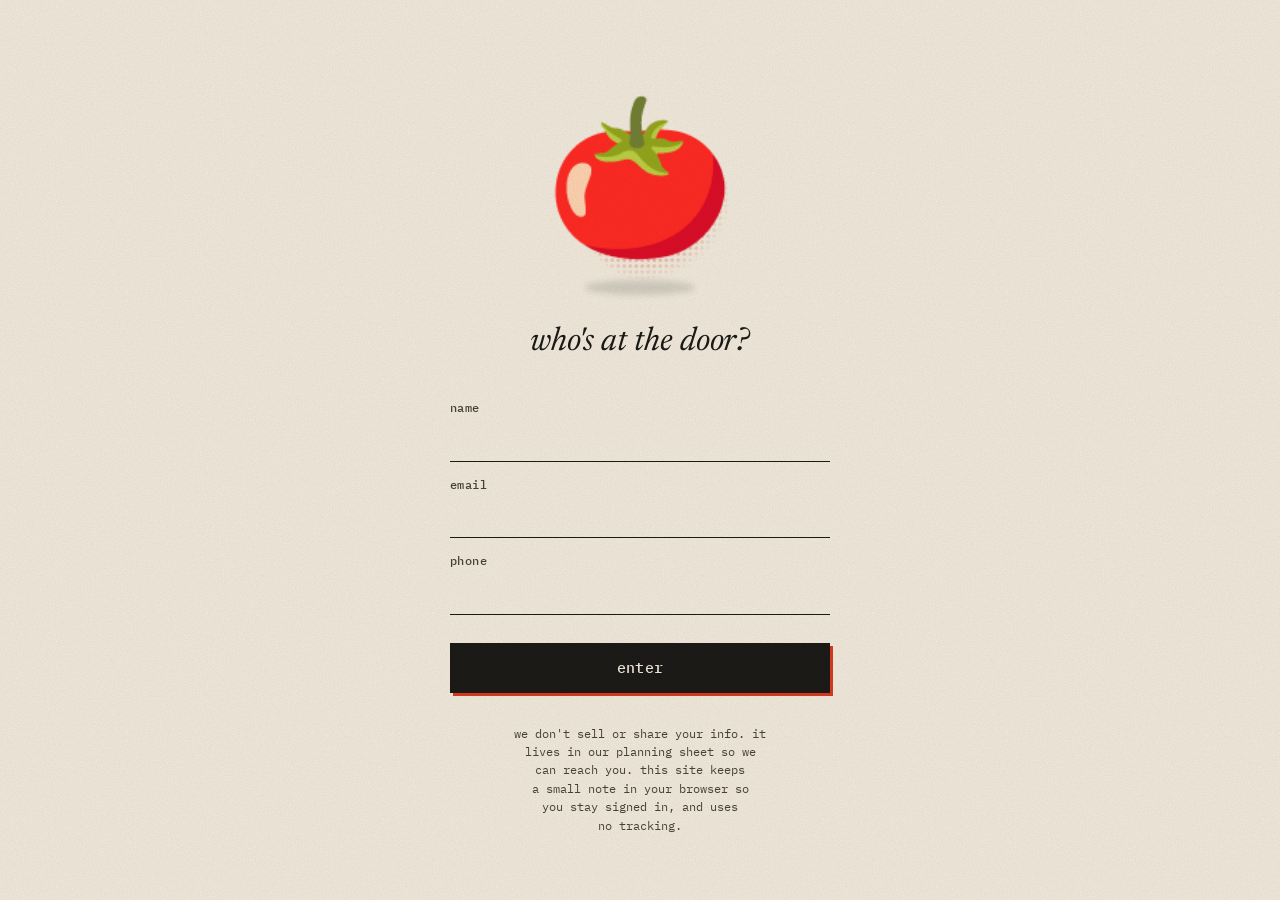
<file: index.html>
<!doctype html>
<html lang="en">
<head>
  <meta charset="utf-8">
  <meta name="viewport" content="width=device-width, initial-scale=1">
  <meta name="robots" content="noindex, nofollow">
  <title>evening</title>
  <link rel="icon" href="data:image/svg+xml,<svg xmlns=%22http://www.w3.org/2000/svg%22 viewBox=%220 0 100 100%22><text y=%22.9em%22 font-size=%2290%22>🍅</text></svg>">
  <link rel="preconnect" href="https://fonts.googleapis.com">
  <link rel="preconnect" href="https://fonts.gstatic.com" crossorigin>
  <link rel="stylesheet" href="https://fonts.googleapis.com/css2?family=IBM+Plex+Mono:wght@400;500;600&family=Newsreader:ital,opsz,wght@0,6..72,300..800;1,6..72,300..800&display=swap">
  <link rel="stylesheet" href="styles.css">
</head>
<body data-view="gate" data-drawer="closed" data-entry="first">
<div id="root">

  <!-- ============ 1. GATE ============ -->
  <section id="view-gate" class="gate" data-view-panel="gate" data-state="boot" aria-labelledby="gate-title">
    <div class="gate__inner">
      <!-- swap the <span> for <img src="assets/tomato-linocut.png" alt=""> — the slot is a fixed square -->
      <div id="gate-tomato" class="tomato" aria-hidden="true">
        <span class="tomato__halftone benday"></span>
        <span class="tomato__floor"></span>
        <div class="tomato__art" data-slot="tomato-art"><span>🍅</span></div>
      </div>

      <form id="gate-form" class="gate__form" data-gate-part="form" novalidate>
        <h1 id="gate-title" class="gate__title">who's at the door?</h1>
        <div class="field" data-field="name" data-state="default">
          <label for="gate-name">name</label>
          <input id="gate-name" name="name" type="text" autocomplete="name" required aria-describedby="gate-name-error">
          <p id="gate-name-error" class="field__error" data-error-for="name"></p>
        </div>
        <div class="field" data-field="email" data-state="default">
          <label for="gate-email">email</label>
          <input id="gate-email" name="email" type="email" autocomplete="email" inputmode="email" required aria-describedby="gate-email-error">
          <p id="gate-email-error" class="field__error" data-error-for="email"></p>
        </div>
        <div class="field" data-field="phone" data-state="default">
          <label for="gate-phone">phone</label>
          <input id="gate-phone" name="phone" type="tel" autocomplete="tel" inputmode="tel" required aria-describedby="gate-phone-error">
          <p id="gate-phone-error" class="field__error" data-error-for="phone"></p>
        </div>
        <button id="gate-enter" class="btn" type="submit" data-action="enter">
          <span data-label="default">enter</span>
          <span data-label="loading">knocking…</span>
        </button>
        <p id="gate-failed" class="gate__failed" role="alert">something went wrong on our end. try again in a moment.</p>
        <p id="gate-fineprint" class="gate__fineprint">we don't sell or share your info. it lives in our planning sheet so we can reach you. this site keeps a small note in your browser so you stay signed in, and uses no tracking.</p>
      </form>
    </div>
  </section>

  <!-- ============ NOT ON THE LIST ============ -->
  <section id="view-not-listed" class="gate" data-view-panel="not-listed" aria-labelledby="nl-text">
    <div class="gate__inner">
      <div class="tomato tomato--small" aria-hidden="true">
        <span class="tomato__halftone benday"></span>
        <span class="tomato__floor"></span>
        <div class="tomato__art" data-slot="tomato-art"><span>🍅</span></div>
      </div>
      <p id="nl-text" class="gate__message-text">thanks for stopping by, <span data-bind="guest.first">friend</span>. the organizers know you're here. if anything changes, you'll hear from us.</p>
      <form id="nl-form" class="profile-form nl__form" data-state="idle" data-saved-msg="saved." novalidate>
        <div class="field" data-field="name" data-state="default">
          <label for="nl-name">name</label>
          <input id="nl-name" name="name" type="text" autocomplete="name" aria-describedby="nl-name-error">
          <p id="nl-name-error" class="field__error" data-error-for="name"></p>
        </div>
        <div class="field" data-field="email" data-state="default">
          <label for="nl-email">email</label>
          <input id="nl-email" name="email" type="email" autocomplete="email" aria-describedby="nl-email-error">
          <p id="nl-email-error" class="field__error" data-error-for="email"></p>
        </div>
        <div class="field" data-field="phone" data-state="default">
          <label for="nl-phone">phone</label>
          <input id="nl-phone" name="phone" type="tel" autocomplete="tel" aria-describedby="nl-phone-error">
          <p id="nl-phone-error" class="field__error" data-error-for="phone"></p>
        </div>
        <div class="field" data-field="referredBy" data-state="default">
          <label for="nl-referred">who told you about this? <span class="field__opt">optional</span></label>
          <input id="nl-referred" name="referredBy" type="text" autocomplete="off" maxlength="200">
        </div>
        <div class="save-row">
          <button id="nl-save" class="btn" type="submit" data-role="save" data-action="save-profile">
            <span data-label="default">save</span><span data-label="saving">saving…</span><span data-label="saved">saved ✓</span>
          </button>
          <p id="nl-status" class="save-status" data-role="status" aria-live="polite"></p>
        </div>
      </form>
      <button id="nl-remove" class="linkish linkish--danger nl__remove" type="button" data-action="remove-me">remove me</button>
    </div>
  </section>

  <!-- ============ GOODBYE ============ -->
  <section id="view-goodbye" class="gate" data-view-panel="goodbye" aria-live="polite">
    <div class="gate__inner">
      <div class="tomato tomato--small" aria-hidden="true">
        <span class="tomato__halftone benday"></span>
        <span class="tomato__floor"></span>
        <div class="tomato__art" data-slot="tomato-art"><span>🍅</span></div>
      </div>
      <p class="gate__message-text">you're off the list. take care of yourself.</p>
    </div>
  </section>

  <!-- ============ 2. LETTER ============ -->
  <main id="view-letter" class="letter" data-view-panel="letter">
    <header class="nameplate">
      <div class="nameplate__meta nameplate__meta--top"><span>cambridge, ma</span><span>mondays · october – december</span><span>by invitation</span></div>
      <h1 class="nameplate__title">evening</h1>
      <div class="nameplate__meta nameplate__meta--bottom"><span>a dinner series</span><span>chefs, bartenders &amp; artists of color</span><span>10 – 20 at the table</span></div>
    </header>

    <header class="feature-head">
      <p class="kicker">a letter, before dinner</p>
      <h2 class="headline">at the table again</h2>
      <p class="dek">on tanám, on repair, and on a season of monday nights.</p>
      <div class="byline"><span>by ellie</span><span>cambridge, mass.</span></div>
    </header>

    <article class="letter__body" id="letter-body">
      <p class="salutation">hello, <span data-bind="guest.first">friend</span> 👋🏽</p>
      <p>this is an invitation to a table (you remember the one?). from october through december, a loose collective of chefs, bartenders and artists of color is making it happen on monday nights, somewhere in cambridge, for ten to twenty people at a time. the dates are below. mark the ones you want.</p>

      <section id="letter-section-1" data-section="1">
        <h3 class="section-head"><span class="section-head__num">i.</span><span class="section-head__title">before</span></h3>
        <p>until recently, i only spoke of tanám in the past tense. the pop up i started twelve years ago called pamangan created time and space that let me meander towards the a-ha moment that seeded tanám. and in 2019, a home was built for the food/art/social project that also happened to serve filipinx american food.</p>
        <p>in 2020, a pandemic happened and tanám had to unfortunately become a restaurant. and in the last month of 2022, two of our most important people left together -- the rest of us decided to close in 2023. obviously, this is an ultra abridged accounting.</p>
        <p>but there are so many things i loved about that space, more than anything, how we didn't shy away from the ugly, how we embraced the silly in our seriousness (ask me about the annual red horse run). <strong>i miss it. i'm also relieved i'm no longer bound to that space. both are true.</strong></p>
        <p>after the restaurant closed, i realized just how difficult it had been to spend time with loved ones both near and far, but also began to understand that what we were doing through lockdown and beyond was just a shadow of the original intent. tanám didn't live there anymore.</p>
        <p>this year, building <strong><a href="https://coopsocialclub.com">coop social club</a></strong> and gathering the artists of <strong>red sun studios</strong>, i kept reaching for what we learned at tanám, but especially what brought olio together, the worker co-op that a bunch of community organizers (myself included) started to facilitate their community food work. then, on a perfect summer night in august this year, i was invited to remember.</p>
        <P>it's been a while, but i've always known. <strong><a href="https://open.spotify.com/playlist/1fZn7te57FWN0wMJvdTYmU?si=f7d90a94bf94434c">tanám is my core, my heart</a>.</strong></p>
        
        <figure class="pull" id="pull-1" data-pull="1">
          <blockquote>i might be falling in love again.</blockquote>
        </figure>
        <p>three years after we closed, i'm ready to tend to what was left. a complex and layered history happened around a table, with people i loved, while we tried to make food and art pay the bills. i know staying away from this work is not the way through. the path forward is at the table, with other people, over food and drink, and through art.</p>
        <figure class="pull" id="pull-2" data-pull="2">
          <blockquote>me and a few friends are setting the table again. will we see you there?</blockquote>
        </figure>
      </section>

      <section id="letter-section-2" data-section="2">
        <h3 class="section-head"><span class="section-head__num">ii.</span><span class="section-head__title">the table</span></h3>
        <p>this series is built around the people making it. each night belongs to whoever's leading it: a cook, a bartender, an artist, sometimes all three (and sometimes all the same person!), making the thing they've been wanting to make. <strong>their curiosity sets the menu. their joy is the point.</strong></p>
        <p>you're invited into that process while it's still a draft. you might taste a dish on its second try, or a drink that gets renamed halfway through the night. the people making it will sit down and eat with you, compare notes, and chit chat about whatever arises. what happens at the table shapes what comes next.</p>
        <figure class="pull" id="pull-3" data-pull="3">
          <blockquote>you're invited into it while it's still a draft.</blockquote>
        </figure>
        <p>no two nights run the same. a meal might be coursed or passed around the table. it might start at six or at midnight, end on time or turn into a dance party. we could see the sunrise together. the point is to just have fun.</p>
      </section>

      <p class="reread" id="reread"><a class="linkish" id="reread-link" href="#view-letter" data-action="reread">read the letter again ↑</a></p>

      <section id="letter-section-3" data-section="3">
        <h3 class="section-head" id="mondays"><span class="section-head__num">iii.</span><span class="section-head__title">the mondays</span></h3>
        <ol class="nights" id="nights" data-list="sessions" aria-label="the mondays"></ol>
        <p>the calendar is alive, so nights may shift or change.</p>
        <p>to get a seat, mark every night you'd want. hosts choose their first guests. seats still open a week out go to everyone else who said yes, first come, first served. if you're in, you'll get an email with the time and the address.</p>
        <figure class="panel" id="house-rules">
          <figcaption class="panel__caption">house rules</figcaption>
          <ul class="rules">
            <li>a no show loses future invites.</li>
            <li>nothing goes on social.</li>
            <li>this invite belongs only to you. email me about lovers, friends and family.</li>
          </ul>
        </figure>
      </section>

      <section id="letter-section-4" data-section="4">
        <h3 class="section-head"><span class="section-head__num">iv.</span><span class="section-head__title">paying for it</span></h3>
        <p>there's no ticket. contributions are welcome and never required. if you want to give, every monday on the list shows three numbers for what the night costs.</p>
        <ol class="tiers" id="tiers">
          <li><span class="tiers__mark benday" style="--dot-r:.9px" aria-hidden="true"></span><span>the first covers your plate: food, drink, supplies.</span></li>
          <li><span class="tiers__mark benday" style="--dot-r:1.6px" aria-hidden="true"></span><span>the second adds half of what the crew's time is worth.</span></li>
          <li><span class="tiers__mark benday" style="--dot-r:2.6px" aria-hidden="true"></span><span>the third pays everyone who cooked, poured and made the room a fair wage for the night.</span></li>
        </ol>

        <figure class="tier-fig" id="tier-figure" data-block="tier-figure">
          <div class="tier-fig__chart" role="img" aria-label="a bar with three marks: $50 covers your plate, $110 half the crew's time, $170 everyone paid">
            <div class="tier-fig__track" aria-hidden="true">
              <span class="tier-fig__seg tier-fig__seg--1" style="left:0;width:29.4%"></span>
              <span class="tier-fig__seg tier-fig__seg--2" style="left:29.4%;width:35.3%"></span>
              <span class="tier-fig__seg tier-fig__seg--3" style="left:64.7%;right:0"></span>
            </div>
            <span class="tier-fig__mark" style="--at:29.4%" aria-hidden="true"><span class="tier-fig__amt">$50</span><span class="tier-fig__label">covers your plate</span></span>
            <span class="tier-fig__mark" style="--at:64.7%" aria-hidden="true"><span class="tier-fig__amt">$110</span><span class="tier-fig__label">half the crew's time</span></span>
            <span class="tier-fig__mark tier-fig__mark--end" style="--at:100%" aria-hidden="true"><span class="tier-fig__amt">$170</span><span class="tier-fig__label">everyone paid</span></span>
          </div>
          <ul class="tier-fig__legend" aria-hidden="true">
            <li><b>$50</b> · covers your plate</li>
            <li><b>$110</b> · half the crew's time</li>
            <li><b>$170</b> · everyone paid</li>
          </ul>
          <figcaption>a night of fifteen · $50 · $110 · $170</figcaption>
        </figure>

        <p>smaller nights cost more per person, so the numbers move. give from where you are, or not at all. no one is turned away over money, and exchanges are possible (think commercial kitchen space, storage, something you grew. tell me what else you've got to offer).</p>
        <p>say yes to a night, then confirm your seat: venmo any amount with the date and your name in the note, or reply to your reminder email and tell me you're coming. $0 confirms your seat the same as any other amount. contributions are welcome and never required. a week before each dinner, seats that aren't confirmed open up to everyone, first come first serve.</p>
        <p>if you contribute, it covers the night's costs first, and anything beyond that goes to the team for the evening.</p>
        <p>can't make it but want this to keep going? contributions are welcome. they cover the costs of the nights first, then goes to the team: cooks, bartenders, and the people documenting it.</p>

        <div class="contribute" id="contribution" data-block="contribution">
          <div class="contribute__text">
            <a id="venmo-link" class="btn btn--tomato" data-action="venmo" href="https://venmo.com/u/archipelaga" target="_blank" rel="noopener">venmo @archipelaga</a>
            <p class="contribute__note">optional. if you send one, put your name and the date in the note.</p>
          </div>
          <figure class="contribute__qr" id="venmo-qr">
            <div class="qr-slot qr-slot--filled" data-slot="venmo-qr">
              <img src="venmo-qr.png" alt="venmo qr code for @archipelaga" width="500" height="500">
            </div>
            <figcaption>or scan</figcaption>
          </figure>
        </div>
      </section>

      <div class="signoff" id="signoff">
        <p>see you at the table,</p>
        <p>&nbsp;</p>
        <p class="signoff__name">ellie</p>
        <div class="signers" id="signers" hidden>
          <p class="signers__label" id="signers-label">with</p>
          <ul class="signers__list" id="signers-list" aria-labelledby="signers-label"></ul>
        </div>
      </div>
    </article>

    <footer class="colophon">
      <div class="colophon__band" aria-hidden="true"></div>
      <p>evening · cambridge, ma · mondays, october – december</p>
    </footer>
  </main>

  <!-- floating tomato (letter view only) -->
  <button id="drawer-toggle" class="seat-toggle" type="button" data-action="open-drawer" aria-controls="guest-drawer" aria-expanded="false">
    <span class="seat-toggle__label">your info</span>
    <span class="seat-toggle__disc"><span data-slot="tomato-icon" aria-hidden="true">🍅</span></span>
  </button>

  <!-- ============ 3. GUEST DRAWER ============ -->
  <div id="drawer-scrim" class="scrim" data-action="close-drawer" aria-hidden="true"></div>
  <aside id="guest-drawer" class="drawer" role="dialog" aria-modal="true" aria-labelledby="drawer-title" data-drawer-panel>
    <div class="drawer__inner">
      <header class="drawer__head">
        <div>
          <p class="drawer__eyebrow">your info</p>
          <h2 id="drawer-title" class="drawer__title">hi, <span data-bind="guest.first">friend</span>.</h2>
        </div>
        <button id="drawer-close" class="drawer__close" type="button" data-action="close-drawer">close ×</button>
      </header>

      <section class="drawer__section" id="drawer-profile">
        <form id="profile-form" class="profile-form" data-state="idle" data-saved-msg="saved. the kitchen will see it." novalidate>
          <div class="field" data-field="name" data-state="default">
            <label for="profile-name">name</label>
            <input id="profile-name" name="name" type="text" autocomplete="name" aria-describedby="profile-name-error">
            <p id="profile-name-error" class="field__error" data-error-for="name"></p>
          </div>
          <div class="field" data-field="email" data-state="default">
            <label for="profile-email">email</label>
            <input id="profile-email" name="email" type="email" autocomplete="email" aria-describedby="profile-email-error">
            <p id="profile-email-error" class="field__error" data-error-for="email"></p>
          </div>
          <div class="field" data-field="phone" data-state="default">
            <label for="profile-phone">phone</label>
            <input id="profile-phone" name="phone" type="tel" autocomplete="tel" aria-describedby="profile-phone-error">
            <p id="profile-phone-error" class="field__error" data-error-for="phone"></p>
          </div>
          <div class="field" data-field="allergies" data-state="default">
            <label for="profile-allergies">allergies / sensitivities</label>
            <textarea id="profile-allergies" name="allergies" rows="3" placeholder="anything the kitchen should know"></textarea>
          </div>
          <div class="field" data-field="offers" data-state="default">
            <label for="profile-offers">something to offer <span class="field__opt">optional</span></label>
            <textarea id="profile-offers" name="offers" rows="2" maxlength="500" placeholder="a kitchen, a space, something you grew, your hands"></textarea>
          </div>
          <div class="save-row">
            <button id="profile-save" class="btn" type="submit" data-role="save" data-action="save-profile">
              <span data-label="default">save</span><span data-label="saving">saving…</span><span data-label="saved">saved ✓</span>
            </button>
            <p id="profile-status" class="save-status" data-role="status" aria-live="polite"></p>
          </div>
        </form>
      </section>

      <div class="drawer__foot">
        <p class="signout">not you? <button id="sign-out" class="linkish" type="button" data-action="sign-out">sign out</button></p>
        <button id="drawer-remove" class="linkish linkish--danger" type="button" data-action="remove-me">remove me</button>
      </div>
    </div>
  </aside>

  <!-- ============ REMOVE-ME CONFIRM ============ -->
  <dialog id="confirm-remove" class="confirm" data-state="idle" aria-labelledby="confirm-text">
    <p id="confirm-text" class="confirm__text">this deletes your info from our list and signs you out. it can't be undone.</p>
    <div class="confirm__actions">
      <button id="confirm-yes" class="btn btn--tomato btn--small" type="button" data-action="confirm-remove">
        <span data-label="default">remove me</span><span data-label="removing">removing…</span>
      </button>
      <button id="confirm-no" class="btn btn--ghost btn--small" type="button" data-action="cancel-remove">never mind</button>
    </div>
    <p id="confirm-status" class="confirm__status" aria-live="polite"></p>
  </dialog>

  <!-- ============ MENU CARD ============ -->
  <dialog id="menu-card" class="menu" aria-labelledby="menu-title" data-session-id="">
    <header class="menu__head">
      <p class="menu__meta" id="menu-meta" data-bind="meta"></p>
      <div class="menu__head-actions">
        <button id="menu-copy" class="linkish menu__copy" type="button" data-action="copy-menu-link" data-state="idle" aria-live="polite"><span data-label="idle">copy link</span><span data-label="copied">copied ✓</span></button>
        <button id="menu-close" class="drawer__close" type="button" data-action="close-menu">close ×</button>
      </div>
    </header>
    <div class="menu__scroll" id="menu-scroll">
      <div class="menu__top">
        <p class="kicker">a possible menu</p>
        <h2 id="menu-title" class="menu__title" data-bind="theme"></h2>
        <p id="menu-dek" class="menu__dek" data-bind="dek"></p>
      </div>
      <div id="menu-intro" class="menu__intro" data-bind="intro"></div>
      <p class="menu__label"><span>planned explorations</span></p>
      <ol id="menu-items" class="menu__items" data-list="menu-items"></ol>
    </div>
    <footer id="menu-foot" class="menu__foot" data-session-id="" data-state="idle" data-rsvp-unit>
      <div class="menu__answer" id="menu-answer">
        <p class="menu__ask">can you make it?</p>
        <div class="rsvp-opts" role="group" aria-label="rsvp for this night">
          <button type="button" data-action="rsvp" data-rsvp="yes" aria-pressed="false">yes</button>
          <button type="button" data-action="rsvp" data-rsvp="maybe" aria-pressed="false">maybe</button>
          <button type="button" data-action="rsvp" data-rsvp="no" aria-pressed="false">no</button>
        </div>
        <p class="night__status" data-part="save-status" aria-live="polite"></p>
        <div class="night__pay menu__pay" data-part="pay">
          <p data-bind="pay"></p>
          <span class="pay-btns">
            <a class="btn btn--tomato btn--small" href="https://venmo.com/u/archipelaga" target="_blank" rel="noopener">venmo @archipelaga</a>
            <a class="btn btn--ghost btn--small" href="https://cash.app/$archipelaga" target="_blank" rel="noopener">cash app $archipelaga</a>
          </span>
        </div>
      </div>
      <nav class="menu__nav" aria-label="other menus">
        <button id="menu-prev" class="linkish" type="button" data-action="menu-prev"></button>
        <button id="menu-next" class="linkish" type="button" data-action="menu-next"></button>
      </nav>
    </footer>
  </dialog>

  <template id="tpl-signer">
    <li class="signer" data-ink="tomato">
      <span class="signer__stamp" aria-hidden="true"><span class="signer__initial" data-bind="initial"></span></span>
      <span class="signer__name" data-bind="name"></span>
    </li>
  </template>

  <template id="tpl-night">
    <li class="night" data-session-id="" data-status="none" data-state="idle" data-menu="no" data-rsvp-unit>
      <div class="night__date" aria-hidden="true">
        <span class="night__month" data-bind="month"></span>
        <span class="night__day" data-bind="day"></span>
        <span class="night__dow" data-bind="dow"></span>
      </div>
      <div class="night__body">
        <div class="night__top">
          <p class="night__theme" data-bind="theme"></p>
          <span class="badge" data-bind="status" data-status="none"></span>
        </div>
        <p class="night__meta" data-bind="meta"></p>
        <p class="night__amounts" data-bind="amounts"></p>
        <button class="linkish night__menu" type="button" data-action="open-menu">see the menu</button>
        <p class="night__menu-none">menu still being written</p>
        <div class="rsvp-opts" role="group" data-bind="group-label">
          <button type="button" data-action="rsvp" data-rsvp="yes" aria-pressed="false">yes</button>
          <button type="button" data-action="rsvp" data-rsvp="maybe" aria-pressed="false">maybe</button>
          <button type="button" data-action="rsvp" data-rsvp="no" aria-pressed="false">no</button>
        </div>
        <div class="night__pay" data-part="pay">
          <p data-bind="pay"></p>
          <span class="pay-btns">
            <a class="btn btn--tomato btn--small" data-action="venmo-pay" href="https://venmo.com/u/archipelaga" target="_blank" rel="noopener">venmo @archipelaga</a>
            <a class="btn btn--ghost btn--small" data-action="cash-pay" href="https://cash.app/$archipelaga" target="_blank" rel="noopener">cash app $archipelaga</a>
          </span>
        </div>
        <p class="night__confirmed" data-part="confirmed">✓ <span data-bind="where">you'll get an email with the address</span></p>
        <details class="night__note" data-part="note">
          <summary data-bind="note-label">add a note</summary>
          <div class="night__note-body">
            <label class="visually-hidden" data-bind="note-a11y">note for this night</label>
            <input type="text" maxlength="300" data-bind="note" placeholder="bringing someone? anything the host should know">
            <button type="button" class="btn btn--ghost btn--small" data-action="save-note">save</button>
          </div>
        </details>
        <p class="night__status" data-part="save-status" aria-live="polite"></p>
      </div>
    </li>
  </template>


</div>
  <script src="app.js"></script>
</body>
</html>
</file>
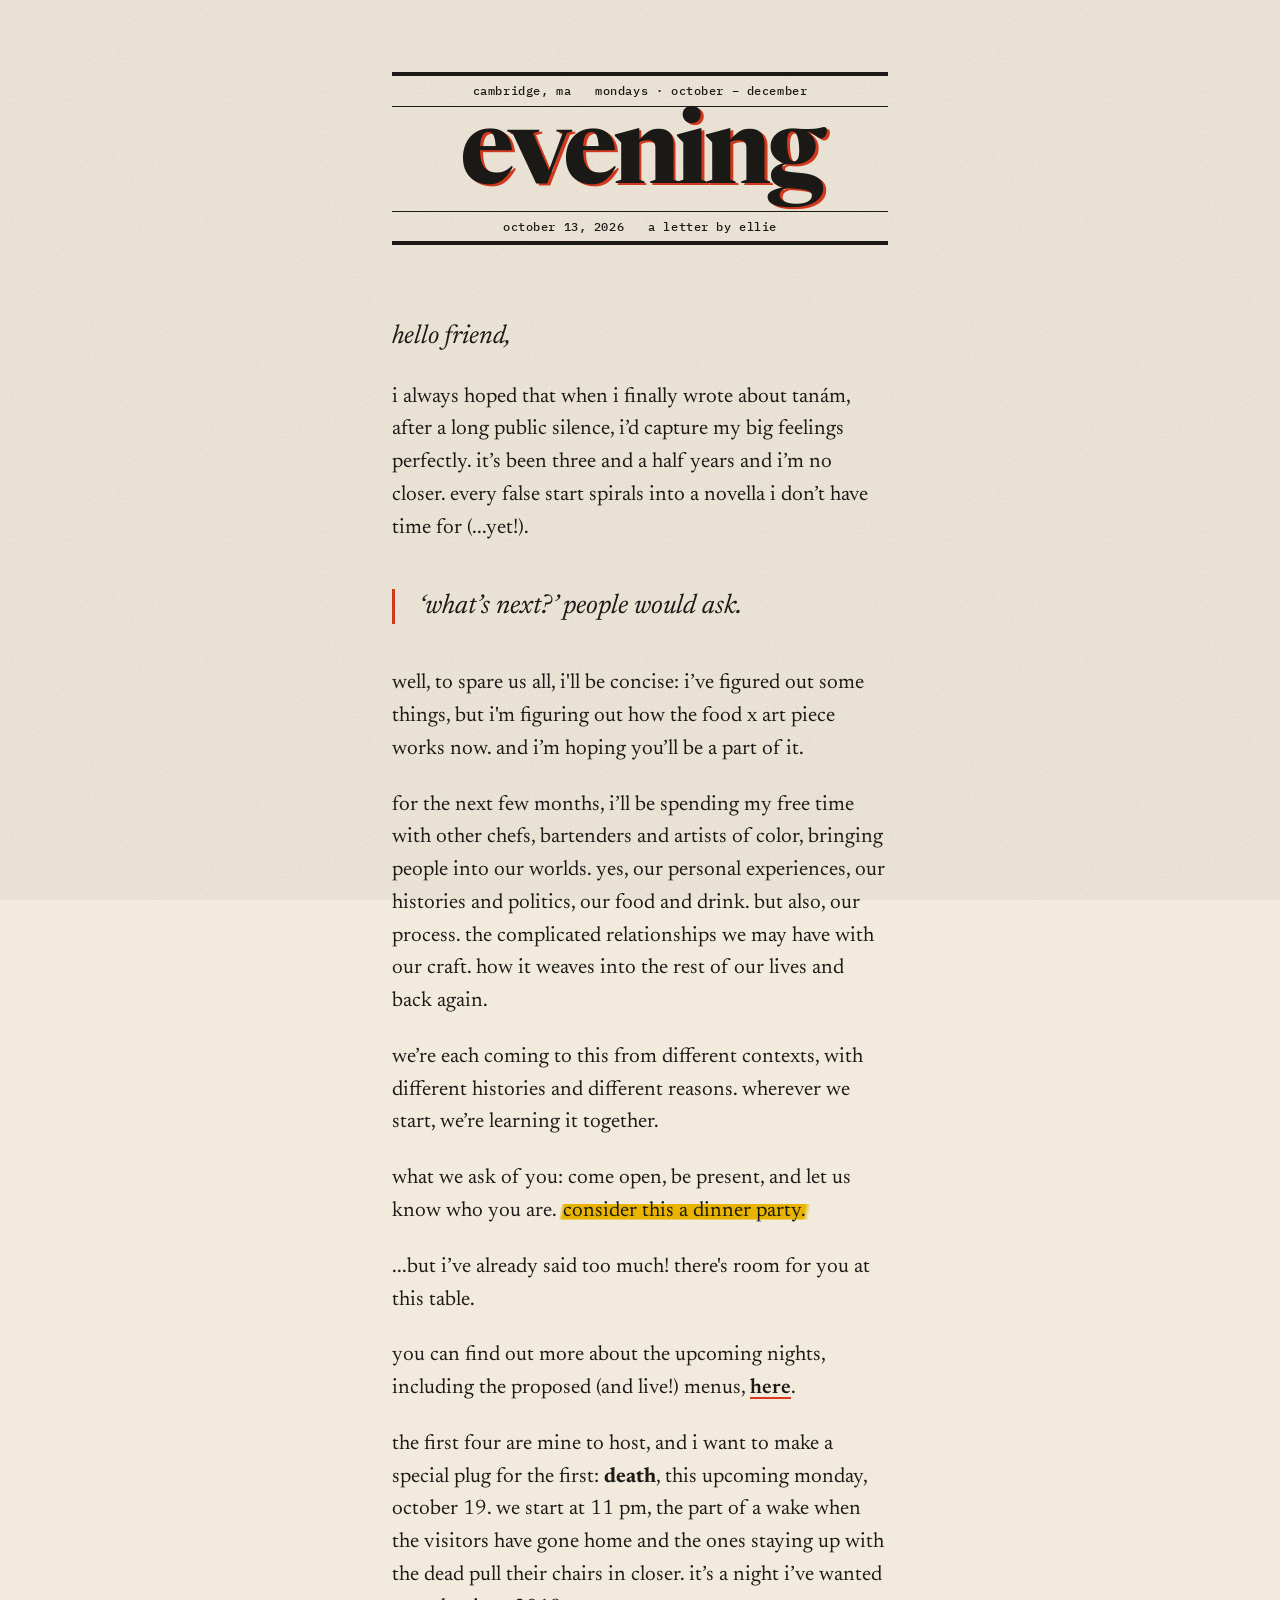
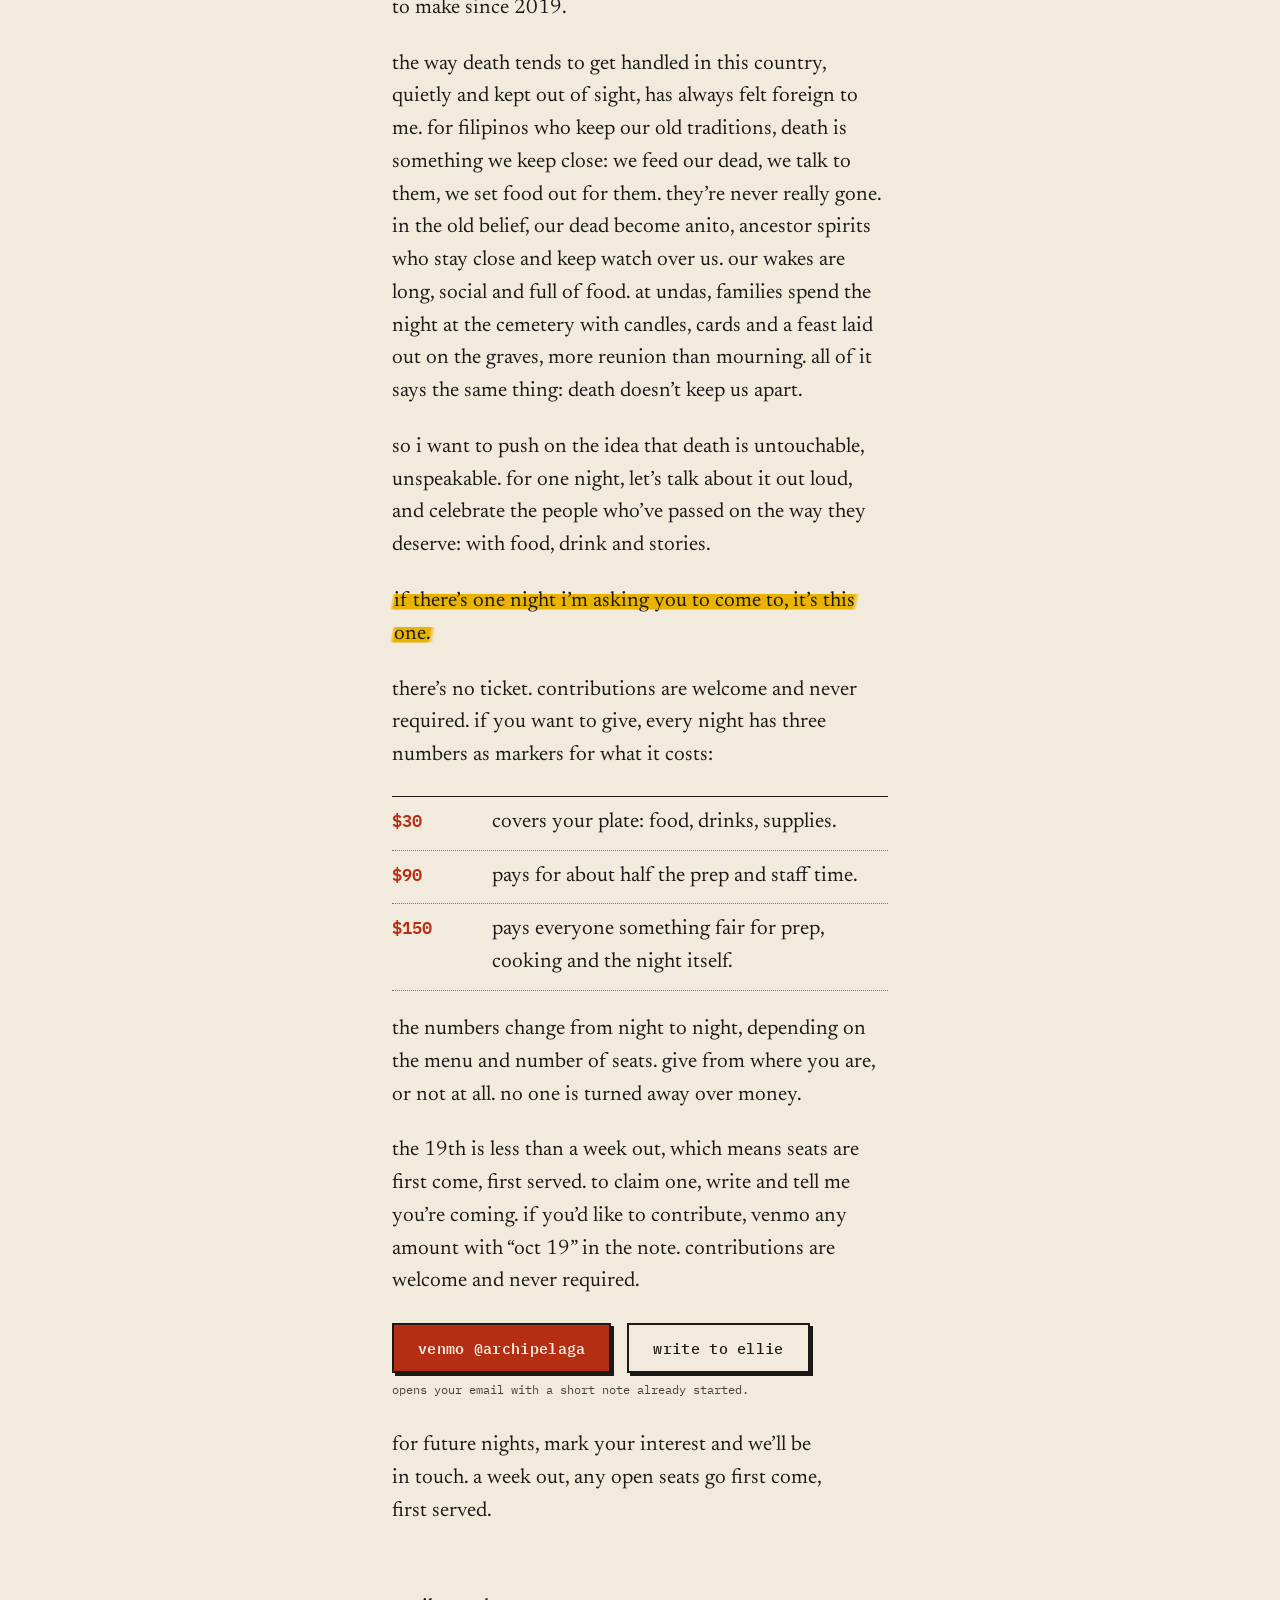
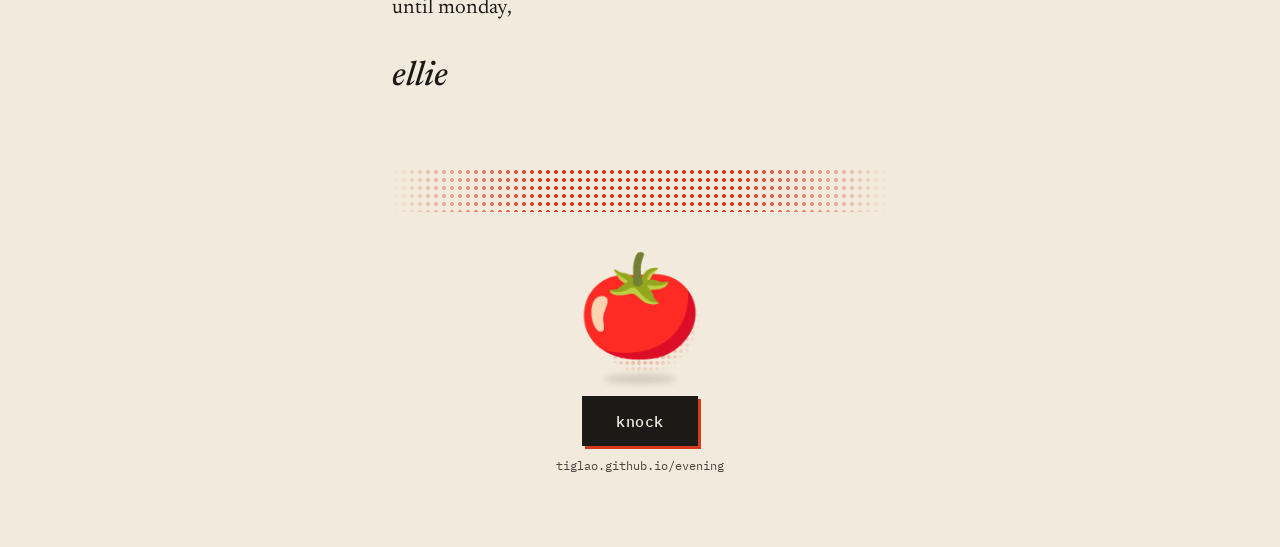
<file: hello.html>
<!doctype html>
<html lang="en">
<head>
  <meta charset="utf-8">
  <meta name="viewport" content="width=device-width, initial-scale=1">
  <title>evening · hello friend</title>
  <meta name="description" content="a letter from ellie, about tanám, and what's next.">
  <meta property="og:title" content="evening">
  <meta property="og:description" content="hello friend. a letter about tanám, and what's next.">
  <meta property="og:type" content="article">
  <link rel="icon" href="data:image/svg+xml,<svg xmlns=%22http://www.w3.org/2000/svg%22 viewBox=%220 0 100 100%22><text y=%22.9em%22 font-size=%2290%22>🍅</text></svg>">
  <link rel="preconnect" href="https://fonts.googleapis.com">
  <link rel="preconnect" href="https://fonts.gstatic.com" crossorigin>
  <link rel="stylesheet" href="https://fonts.googleapis.com/css2?family=IBM+Plex+Mono:wght@400;500;600&family=Newsreader:ital,opsz,wght@0,6..72,300..800;1,6..72,300..800&display=swap">
  <link rel="stylesheet" href="styles.css">
  <style>
    /* page-specific; tokens come from styles.css :root */
    :root { --gate-url: "tiglao.github.io/evening"; }
    .note { max-width: 34rem; margin: 0 auto; padding: var(--s-8) var(--s-5) var(--s-8); }
    .note__plate { text-align: center; margin-bottom: var(--s-8); }
    .note__plate .nameplate__meta { justify-content: center; gap: 2px var(--s-5); }
    .note__word { margin: .06em 0 .04em; font-weight: 700; font-size: clamp(64px, 15vw, 104px); line-height: .9; letter-spacing: -.05em; font-variation-settings: "opsz" 72; text-shadow: .028em .018em 0 var(--misreg); }
    .note__body p { margin: 0 0 1.1em; text-wrap: pretty; }
    .note__hello { font-style: italic; font-size: 1.25em; margin-bottom: .9em !important; }
    .note__ask { margin: 1.6em 0 1.6em !important; padding-left: var(--s-5); border-left: 3px solid var(--tomato); font: italic 400 1.3em/1.3 var(--font-serif); }
    .note mark {
      color: inherit; padding: 0 .18em; margin: 0 -.08em;
      background: linear-gradient(100deg, transparent .1em, var(--hi) .28em, var(--hi) calc(100% - .35em), transparent calc(100% - .08em)) 0 62% / 100% 74% no-repeat;
      border-radius: .35em .15em .4em .2em;
      -webkit-box-decoration-break: clone; box-decoration-break: clone; mix-blend-mode: multiply;
    }
    .note__body a { font-weight: 600; text-decoration-thickness: 2px; }
    .note__close { margin: var(--s-6) 0 0 !important; }
    .note__sign { margin-top: 0 !important; font: italic 500 34px/1.1 var(--font-serif); }

    .price-list { list-style: none; margin: 0 0 1.1em; padding: 0; border-top: 1.5px solid var(--ink); }
    .price-list li { display: grid; grid-template-columns: 4.2em minmax(0, 1fr); gap: var(--s-3); align-items: baseline; padding: 10px 0; border-bottom: 1px dotted var(--ink-3); text-wrap: pretty; }
    .price-list__amt { font: 600 17px/1.2 var(--font-mono); color: var(--tomato-ink); }
    .note-actions { display: flex; flex-wrap: wrap; gap: var(--s-3) var(--s-4); margin: var(--s-5) 0 var(--s-2); }
    .note-actions__fine { margin: 0 0 var(--s-6) !important; font: 400 11.5px/1.5 var(--font-mono); color: var(--ink-2); }
    @media (max-width: 520px) { .note-actions .btn { flex: 1 1 100%; } }
    .knock { margin-top: var(--s-8); display: grid; justify-items: center; gap: var(--s-3); text-align: center; }
    .knock__rule { width: 100%; height: 44px; margin-bottom: var(--s-5);
      background-image: radial-gradient(circle at 50% 50%, var(--tomato) 1.6px, transparent 2.3px); background-size: 8px 8px;
      -webkit-mask-image: linear-gradient(90deg, transparent, #000 30%, #000 70%, transparent);
              mask-image: linear-gradient(90deg, transparent, #000 30%, #000 70%, transparent); }
    .knocker { display: grid; justify-items: center; gap: var(--s-2); color: var(--ink); text-decoration: none; }
    .knocker .tomato { margin: 0; }
    .knocker__label { display: inline-flex; align-items: center; min-height: 50px; padding: 0 var(--s-6); background: var(--ink); color: var(--paper); border: 2px solid var(--ink); box-shadow: 3px 3px 0 var(--tomato); font: 500 15px/1 var(--font-mono); letter-spacing: .04em; transition: transform .12s ease, box-shadow .12s ease; }
    .knocker:hover { color: var(--ink); }
    .knocker:hover .knocker__label { transform: translate(-1px, -1px); box-shadow: 4px 4px 0 var(--tomato); }
    .knocker:active .knocker__label { transform: translate(2px, 2px); box-shadow: 1px 1px 0 var(--tomato); }
    .knocker:hover .tomato__art, .knocker[data-state="knocking"] .tomato__art { animation: knock 1.4s var(--ease-out) infinite; }
    .knocker:hover .tomato__floor, .knocker[data-state="knocking"] .tomato__floor { animation: knock-floor 1.4s var(--ease-out) infinite; }
    .knock__url { margin: 0; font: 400 12px/1.4 var(--font-mono); color: var(--ink-2); }
  </style>
</head>
<body>
  <main class="note" id="view-hello" data-view="hello">
    <header class="note__plate">
      <div class="nameplate__meta nameplate__meta--top"><span>cambridge, ma</span><span>mondays · october – december</span></div>
      <p class="note__word">evening</p>
      <div class="nameplate__meta nameplate__meta--bottom"><span>october 13, 2026</span><span>a letter by ellie</span></div>
    </header>

    <article class="note__body" id="hello-letter">
      <p class="note__hello">hello friend,</p>
      <p>i always hoped that when i finally wrote about tanám, after a long public silence, i’d capture my big feelings perfectly. it’s been three and a half years and i’m no closer. every false start spirals into a novella i don’t have time for (...yet!).</p>
      <p class="note__ask">‘what’s next?’ people would ask.</p>
      <p>well, to spare us all, i'll be concise: i’ve figured out some things, but i'm figuring out how the food x art piece works now. and i’m hoping you’ll be a part of it.</p>
      <p>for the next few months, i’ll be spending my free time with other chefs, bartenders and artists of color, bringing people into our worlds. yes, our personal experiences, our histories and politics, our food and drink. but also, our process. the complicated relationships we may have with our craft. how it weaves into the rest of our lives and back again.</p>
      <p>we’re each coming to this from different contexts, with different histories and different reasons. wherever we start, we’re learning it together.</p>
      <p>what we ask of you: come open, be present, and let us know who you are. <mark>consider this a dinner party.</mark></p>
      <p>...but i’ve already said too much! there's room for you at this table.</p>
      <p>you can find out more about the upcoming nights, including the proposed (and live!) menus, <a id="hello-gate-link" href="index.html" data-action="to-gate">here</a>.</p>
      <p>the first four are mine to host, and i want to make a special plug for the first: <strong>death</strong>, this upcoming monday, october 19. we start at 11 pm, the part of a wake when the visitors have gone home and the ones staying up with the dead pull their chairs in closer. it’s a night i’ve wanted to make since 2019.</p>
      <p>the way death tends to get handled in this country, quietly and kept out of sight, has always felt foreign to me. for filipinos who keep our old traditions, death is something we keep close: we feed our dead, we talk to them, we set food out for them. they’re never really gone. in the old belief, our dead become anito, ancestor spirits who stay close and keep watch over us. our wakes are long, social and full of food. at undas, families spend the night at the cemetery with candles, cards and a feast laid out on the graves, more reunion than mourning. all of it says the same thing: death doesn’t keep us apart.</p>
      <p>so i want to push on the idea that death is untouchable, unspeakable. for one night, let’s talk about it out loud, and celebrate the people who’ve passed on the way they deserve: with food, drink and stories.</p>
      <p><mark>if there’s one night i’m asking you to come to, it’s this one.</mark></p>
      <p>there’s no ticket. contributions are welcome and never required. if you want to give, every night has three numbers as markers for what it costs:</p>
      <ul class="price-list" id="hello-prices">
        <li><span class="price-list__amt">$30</span><span>covers your plate: food, drinks, supplies.</span></li>
        <li><span class="price-list__amt">$90</span><span>pays for about half the prep and staff time.</span></li>
        <li><span class="price-list__amt">$150</span><span>pays everyone something fair for prep, cooking and the night itself.</span></li>
      </ul>
      <p>the numbers change from night to night, depending on the menu and number of seats. give from where you are, or not at all. no one is turned away over money.</p>
      <p>the 19th is less than a week out, which means seats are first come, first served. to claim one, write and tell me you’re coming. if you’d like to contribute, venmo any amount with “oct 19” in the note. contributions are welcome and never required.</p>
      <div class="note-actions" id="hello-actions">
        <a id="hello-venmo" class="btn btn--tomato" data-action="venmo" href="https://venmo.com/u/archipelaga" target="_blank" rel="noopener">venmo @archipelaga</a>
        <button id="hello-write" class="btn btn--ghost" type="button" data-action="write-ellie">write to ellie</button>
      </div>
      <p class="note-actions__fine" id="hello-write-fine">opens your email with a short note already started.</p>
      <p>for future nights, mark your interest and we’ll be in touch. a week out, any open seats go first come, first served.</p>
      <p class="note__close"><br>until monday,<br><br></p>
      <p class="note__sign">ellie</p>
    </article>

    <section class="knock" id="knock" aria-label="go to the door">
      <div class="knock__rule" aria-hidden="true"></div>
      <!-- live: https://tiglao.github.io/evening — relative so it works on any host -->
      <a class="knocker" id="knocker" href="index.html" data-action="knock" data-state="idle">
        <!-- swap the <span> for the linocut <img>, same as the gate -->
        <span class="tomato tomato--small" aria-hidden="true">
          <span class="tomato__halftone benday"></span>
          <span class="tomato__floor"></span>
          <span class="tomato__art" data-slot="tomato-art"><span>🍅</span></span>
        </span>
        <span class="knocker__label">knock</span>
      </a>
      <p class="knock__url">tiglao.github.io/evening</p>
    </section>
  </main>

  <script>
    // "write to ellie": the address is assembled on click, so it never sits in the page for scrapers.
    const ELLIE = { user: "hello", domain: "ellietiglao.com" };
    document.getElementById("hello-write").addEventListener("click", () => {
      const subject = "coming to evening · mon oct 19";
      const body = "hi ellie,\n\ni'd like to come to death on monday, oct 19.\n\nname:\nphone:\nanything the kitchen should know:\n";
      location.href = "mailto:" + ELLIE.user + "@" + ELLIE.domain + "?subject=" + encodeURIComponent(subject) + "&body=" + encodeURIComponent(body);
    });

    // a short knock before going to the door
    (function () {
      const reduce = matchMedia("(prefers-reduced-motion: reduce)").matches;
      document.querySelectorAll('[data-action="knock"], [data-action="to-gate"]').forEach((a) => {
        a.addEventListener("click", (e) => {
          if (reduce || e.metaKey || e.ctrlKey || e.shiftKey || e.button !== 0) return;
          e.preventDefault();
          const k = document.getElementById("knocker");
          k.dataset.state = "knocking";
          setTimeout(() => { location.href = a.getAttribute("href"); }, 900);
        });
      });
    })();
  </script>
</body>
</html>
</file>
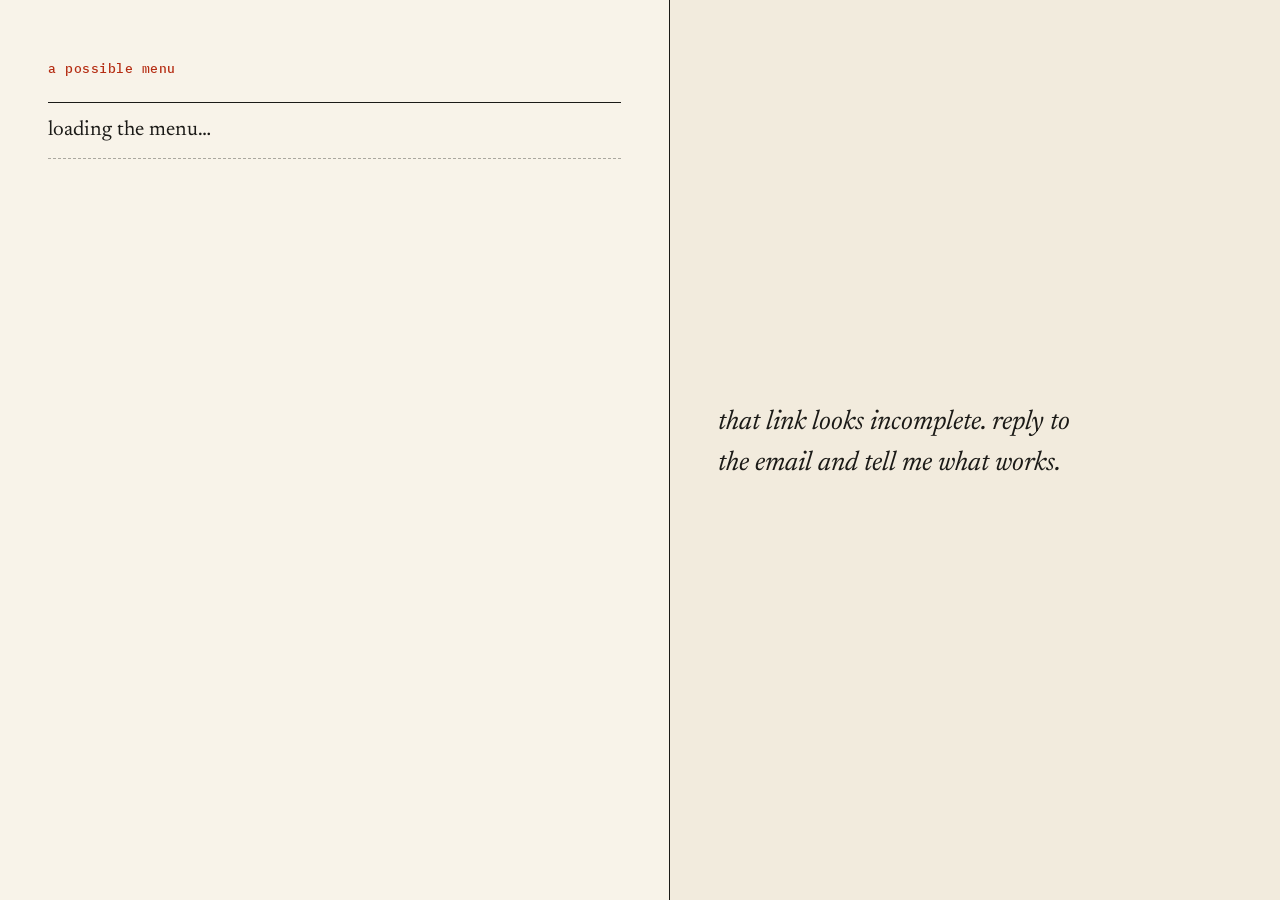
<file: poll.html>
<!doctype html>
<html lang="en">
<head>
  <meta charset="utf-8">
  <meta name="viewport" content="width=device-width, initial-scale=1">
  <meta name="robots" content="noindex, nofollow">
  <title>evening · nov 9</title>
  <link rel="icon" href="data:image/svg+xml,<svg xmlns=%22http://www.w3.org/2000/svg%22 viewBox=%220 0 100 100%22><text y=%22.9em%22 font-size=%2290%22>🍅</text></svg>">
  <link rel="preconnect" href="https://fonts.googleapis.com">
  <link rel="preconnect" href="https://fonts.gstatic.com" crossorigin>
  <link rel="stylesheet" href="https://fonts.googleapis.com/css2?family=IBM+Plex+Mono:wght@400;500;600&family=Newsreader:ital,opsz,wght@0,6..72,300..800;1,6..72,300..800&display=swap">
  <!--
    poll.html: the page the buttons in the nov 9 email open.
    ?g=<guest id>&pick=<yes|refund|other|nights>. nothing is saved until the guest presses
    confirm (email scanners open every link). talks to the "evening date poll" apps script
    the same way app.js talks to Code.gs. the menu on the left is read from MENUS in app.js.
  -->
  <style>
    :root {
      --paper: #F2EBDD; --paper-bright: #F8F3E9; --ink: #1B1A17;
      --tomato: #D93A1E; --tomato-ink: #B52D13;
      --font-serif: "Newsreader", "Iowan Old Style", Georgia, serif;
      --font-mono: "IBM Plex Mono", ui-monospace, Menlo, monospace;
      --text-body: clamp(18px, 0.9vw + 13.5px, 21px);
      --shadow-print: 3px 3px 0 var(--ink);
    }
    * { box-sizing: border-box; }
    body { margin: 0; background: var(--paper); color: var(--ink); font: var(--text-body)/1.5 var(--font-serif); }
    .wrap { display: grid; grid-template-columns: minmax(0, 1.1fr) minmax(0, 1fr); min-height: 100vh; }
    /* the menu stays in view while the form scrolls */
    .card { background: var(--paper-bright); border-right: 1.5px solid var(--ink); padding: 40px clamp(20px, 4vw, 48px); position: sticky; top: 0; align-self: start; height: 100vh; overflow-y: auto; }
    .act { padding: 40px clamp(20px, 4vw, 48px); align-self: center; max-width: 30rem; }
    .meta, .kicker, .label { font: 500 12.5px/1.4 var(--font-mono); letter-spacing: .04em; margin: 0 0 8px; }
    .kicker { color: var(--tomato-ink); margin-top: 20px; }
    h1 { font-style: italic; font-weight: 500; font-size: clamp(40px, 5vw, 60px); line-height: 1; margin: 0 0 10px; text-shadow: 2px 2px 0 var(--tomato); }
    .dek { font-style: italic; margin: 0 0 20px; }
    .intro p { margin: 0 0 14px; }
    .items { list-style: none; padding: 0; margin: 24px 0 0; border-top: 1.5px solid var(--ink); }
    .items li { padding: 12px 0; border-bottom: 1px dashed rgba(27, 26, 23, .35); }
    .items p { margin: 2px 0 0; }
    .nm { font-weight: 600; } .alt { font-style: italic; font-weight: 400; } .sub { font-style: italic; }
    .tbd { font-family: var(--font-mono); letter-spacing: .2em; }
    .hi { font-style: italic; font-size: 1.3em; margin: 0 0 12px; }
    .paid { margin: 0 0 16px; }
    .field { display: block; margin: 0 0 18px; }
    .field[hidden] { display: none; }
    .link { display: block; margin: 18px 0 0; padding: 0; font: 500 12.5px/1.4 var(--font-mono); color: var(--tomato-ink); background: none; border: 0; text-decoration: underline; cursor: pointer; }
    input, select, textarea { display: block; width: 100%; margin-top: 4px; padding: 10px; font: 17px/1.4 var(--font-serif); color: var(--ink); background: var(--paper-bright); border: 1.5px solid var(--ink); border-radius: 0; }
    a.btn { display: inline-block; text-decoration: none; margin-top: 14px; }
    .pay { display: flex; flex-wrap: wrap; align-items: center; gap: 16px; margin: 0 0 20px; }
    .pay a.btn { margin-top: 0; }
    .btn.btn--ghost { color: var(--ink); background: transparent; box-shadow: none; }
    .btn.btn--ghost:hover { background: var(--paper-bright); box-shadow: none; }
    .choices { display: flex; flex-wrap: wrap; gap: 8px; margin: 0 0 22px; }
    .choice { font: 600 13px/1.25 var(--font-mono); letter-spacing: .02em; padding: 12px 14px; min-height: 44px; text-align: left; color: var(--ink); background: var(--paper-bright); border: 1.5px solid var(--ink); cursor: pointer; }
    .choice[aria-pressed="true"] { color: var(--paper-bright); background: var(--ink); box-shadow: 3px 3px 0 var(--tomato); }
    .section[hidden] { display: none; }
    .field.tight { margin-bottom: 6px; }
    .link.see { margin: 0 0 18px; }
    .also { margin: 18px 0 0; }
    .also .link { margin: 6px 0 0; text-align: left; }
    .link.see:disabled { color: var(--ink); text-decoration: none; cursor: default; opacity: .75; }
    .card:focus { outline: none; }
    fieldset.radios { border: 0; padding: 0; min-width: 0; }
    .radios legend { padding: 0; }
    .radio { display: flex; align-items: center; gap: 10px; min-height: 36px; cursor: pointer; }
    .radio input { display: inline-block; width: 18px; height: 18px; margin: 0; accent-color: var(--tomato-ink); }
    .spectrum { margin: 0 0 20px; }
    .spectrum__bar { height: 10px; border: 1.5px solid var(--ink); background: linear-gradient(90deg, var(--paper-bright), var(--tomato)); }
    .spectrum__stops { display: grid; grid-template-columns: repeat(3, minmax(0, 1fr)); margin-top: 6px; }
    .spectrum__stop { display: flex; flex-direction: column; gap: 2px; }
    .spectrum__stop:nth-child(2) { align-items: center; text-align: center; }
    .spectrum__stop:nth-child(3) { align-items: flex-end; text-align: right; }
    .spectrum__amt { font: 600 18px/1.1 var(--font-serif); }
    .spectrum__lbl { font: 500 11.5px/1.3 var(--font-mono); }
    .qr { width: 180px; height: 180px; border: 1.5px solid var(--ink); background: #fff; }
    .btn { font: 600 14px/1 var(--font-mono); letter-spacing: .03em; padding: 14px 18px; min-height: 44px; color: #fff; background: var(--tomato-ink); border: 1.5px solid var(--ink); box-shadow: var(--shadow-print); cursor: pointer; }
    .btn:hover { box-shadow: 4px 4px 0 var(--ink); } .btn:active { box-shadow: 1px 1px 0 var(--ink); }
    .btn:disabled { opacity: .7; cursor: default; }
    .status { font: 500 12.5px/1.4 var(--font-mono); margin: 14px 0 0; }
    :focus-visible { outline: 3px solid #2B59C3; outline-offset: 2px; }
    @media (max-width: 760px) {
      .wrap { grid-template-columns: 1fr; }
      .act { order: -1; padding: 32px 20px; }
      .card { position: static; height: auto; border-right: 0; border-top: 1.5px solid var(--ink); padding: 32px 20px; }
      .qr { display: none; } /* you can't scan your own phone screen */
    }
  </style>
</head>
<body>
  <div class="wrap">
    <aside class="card" id="menu" aria-label="the menu" tabindex="-1">
      <p class="meta" id="meta"></p>
      <p class="kicker">a possible menu</p>
      <h1 id="theme"></h1>
      <p class="dek" id="dek" hidden></p>
      <div class="intro" id="intro"></div>
      <ol class="items" id="items"><li>loading the menu…</li></ol>
    </aside>
    <main class="act" id="act" aria-live="polite"><p class="status">loading… this can take a few seconds.</p></main>
  </div>
  <script>
    const API = "https://script.google.com/macros/s/AKfycbwY2wDIM0FAAumUJ27UqS_CVa4siz9RnTlRZ0zWuSwcq8Rin4gafXVr1QvjbuZstAc/exec";
    const q = new URLSearchParams(location.search);
    const g = (q.get("g") || "").replace(/[^a-z0-9]/gi, "");
    const pick = q.get("pick") || "";
    const $ = (id) => document.getElementById(id);
    const el = (t, c, x) => { const n = document.createElement(t); if (c) n.className = c; if (x != null) n.textContent = x; return n; };

    // a text/plain POST, like app.js, so the browser skips the CORS preflight apps script can't answer
    async function call(action, payload) {
      const res = await fetch(API, {
        method: "POST",
        headers: { "Content-Type": "text/plain;charset=utf-8" },
        body: JSON.stringify({ action, ...payload }),
        redirect: "follow"
      });
      if (!res.ok) throw new Error(`http ${res.status}`);
      return res.json();
    }
    function say(text) { const a = $("act"); a.innerHTML = ""; a.append(el("p", "hi", text)); }

    // the site's menus: MENUS in app.js, keyed by session id (or an old date key)
    async function loadMenus() {
      try {
        const src = await (await fetch("app.js", { cache: "no-store" })).text();
        const a = src.indexOf("const MENUS = {"), b = src.indexOf("\n};", a);
        return new Function(`return ${src.slice(a + 14, b + 2)}`)();
      } catch { return null; }
    }
    const menuFor = (menus, id, oldKey) => menus && (menus[id] || (oldKey && menus[oldKey])) || null;

    // draws one night in the left column: its top lines from the sheet, its menu from app.js
    function showMenu(menus, card, m) {
      $("meta").textContent = card ? card.meta : "";
      $("theme").textContent = card ? card.theme : "";
      $("dek").hidden = true; $("intro").innerHTML = "";
      const list = $("items"); list.innerHTML = "";
      if (!menus) { list.append(el("li", null, "the menu didn\u2019t load. it\u2019s on tiglao.github.io/evening.")); return; }
      if (!m) { list.append(el("li", null, "menu still being written")); return; }
      if (m.dek) { $("dek").textContent = m.dek; $("dek").hidden = false; }
      (m.intro || []).forEach((p) => $("intro").append(el("p", null, p)));
      (m.items || []).forEach((it) => {
        const li = el("li");
        if (it.kind === "tbd") li.append(el("span", "tbd", "??"));
        else if (it.kind === "drink") { const p = el("p", "nm", it.name); p.append(el("span", "alt", ` // ${it.desc || ""}`)); li.append(p); }
        else {
          const p = el("p", "nm", it.name);
          if (it.alt) p.append(el("span", "alt", ` / ${it.alt}`));
          li.append(p);
          if (it.sub) li.append(el("p", "sub", it.sub));
          (it.lines || []).forEach((l) => li.append(el("p", null, l)));
        }
        list.append(li);
      });
      $("menu").scrollTop = 0;
    }

    // the answer buttons come first, with the one clicked in the email already pressed.
    // yes opens the rest: which night, and the form follows it. a guest who paid puts their money
    // toward it; a guest who didn't sees its ask, what they're sending and how (0 is fine). either can name
    // someone they hope to bring. something else opens a note; refund just confirms.
    // prev holds the last answer, so "change my answer" reopens the form as they left it.
    function showForm(info, menus, prev = {}) {
      const a = $("act"); a.innerHTML = "";
      a.append(el("p", "hi", `hi ${info.name},`));
      const paid = info.paid > 0;
      if (paid) a.append(el("p", "paid", `you paid $${info.paid}${info.plusOnes ? ` for ${info.plusOnes + 1} seats` : ""}.`));
      let current = info.choices.some((c) => c.key === (prev.pick || pick)) ? (prev.pick || pick) : info.choices[0].key;

      const row = el("div", "choices");
      row.setAttribute("role", "group"); row.setAttribute("aria-label", "your answer");
      const choiceBtns = info.choices.map((c) => {
        const b = el("button", "choice", c.label); b.type = "button";
        b.addEventListener("click", () => { current = c.key; update(); });
        row.append(b); return { b, c };
      });
      a.append(row);

      const field = (parent, label, input) => { const lab = el("label", "field"); lab.append(el("span", "label", label), input); parent.append(lab); return lab; };
      const yes = el("div", "section"), other = el("div", "section");
      a.append(yes, other);

      // every night with a menu up, so anyone can look at one without it changing their answer
      const nights = info.nights || info.options;
      const cardOf = (id) => id === info.sessionId ? info.card : (nights.find((o) => o.id === id) || {}).card;
      const menuOf = (id) => menuFor(menus, id, id === info.sessionId ? info.oldMenuKey : "");
      const whenOf = (id) => { const c = cardOf(id); return c ? c.meta.split(" \u00b7 ")[0].replace(/^\w+ /, "") : ""; };
      // the menu column swaps on its own; on a phone it sits below the form, so this jumps to it
      const jump = () => { const c = $("menu"); c.scrollIntoView({ behavior: "smooth", block: "start" }); c.focus({ preventScroll: true }); };

      let amount = null, radios = [], hold = null, askBox = null, shown = null;
      // the email's "choose another evening" opens here with the next night picked
      const startNight = prev.apply || (pick === "nights" && (nights.find((o) => o.card && o.id !== info.sessionId) || {}).id) || info.sessionId;
      const sel = el("select");
      nights.filter((o) => o.card).forEach((o) => {
        const op = el("option", null, o.label + (menuOf(o.id) ? " · menu’s up" : "")); op.value = o.id; op.selected = o.id === startNight; sel.append(op);
      });
      field(yes, paid ? `put your $${info.paid} toward` : "which night?", sel).classList.add("tight");
      const seeMenu = el("button", "link see", ""); seeMenu.type = "button";
      seeMenu.addEventListener("click", jump);
      yes.append(seeMenu);
      sel.addEventListener("change", () => update());
      if (!paid) {
        hold = el("p", "paid"); yes.append(hold);
        const qr = el("img", "qr"); qr.src = "venmo-qr.png"; qr.alt = "venmo qr code for @archipelaga"; qr.width = 180; qr.height = 180;
        const open = el("a", "btn btn--ghost", "open venmo @archipelaga");
        open.href = "https://venmo.com/u/archipelaga"; open.target = "_blank"; open.rel = "noopener";
        const pay = el("div", "pay"); pay.append(qr, open); yes.append(pay);
        askBox = el("div"); yes.append(askBox);
        amount = el("input"); amount.type = "number"; amount.min = "0"; amount.step = "1"; amount.inputMode = "decimal";
        amount.value = prev.amount ?? "";
        field(yes, "how much are you sending? (optional, $0 is fine)", amount);
        const how = el("fieldset", "field radios");
        how.append(el("legend", "label", "how?"));
        radios = info.methods.map((m, i) => {
          const r = el("input"); r.type = "radio"; r.name = "method"; r.value = m.key;
          r.checked = prev.method ? m.key === prev.method : i === 0;
          const lab = el("label", "radio"); lab.append(r, el("span", null, m.label)); how.append(lab);
          return r;
        });
        yes.append(how);
      }
      const bring = el("input"); bring.type = "text"; bring.maxLength = 200; bring.value = prev.bringing || "";
      bring.placeholder = "their name";
      field(yes, info.plusOnes ? "bringing anyone else? (optional)" : "hoping to bring someone? (optional)", bring);
      const note = el("textarea"); note.rows = 5; note.value = prev.note || "";
      field(other, "your note", note);
      const pickNight = el("button", "link", "or pick a night instead"); pickNight.type = "button";
      pickNight.addEventListener("click", () => { current = "yes"; update(); });
      other.append(pickNight);

      const btn = el("button", "btn"); btn.type = "button";
      const status = el("p", "status");
      const also = el("div", "also");
      a.append(btn, status, also);

      // the night's ask, from the sheet, drawn as a range to read; nothing here fills the box
      function drawAsks(asks) {
        askBox.innerHTML = "";
        if (!asks || !asks.length) return;
        askBox.append(el("p", "label", "the ask for this night"));
        const spec = el("figure", "spectrum");
        spec.setAttribute("role", "img");
        spec.setAttribute("aria-label", `the ask for this night: ${asks.map((t) => `$${t.amount} ${t.label}`).join(", ")}`);
        const stops = el("div", "spectrum__stops");
        asks.forEach((t) => {
          const s = el("div", "spectrum__stop"); s.setAttribute("aria-hidden", "true");
          s.append(el("span", "spectrum__amt", `$${t.amount}`), el("span", "spectrum__lbl", t.label));
          stops.append(s);
        });
        const bar = el("div", "spectrum__bar"); bar.setAttribute("aria-hidden", "true");
        spec.append(bar, stops); askBox.append(spec);
      }

      function update() {
        choiceBtns.forEach(({ b, c }) => b.setAttribute("aria-pressed", String(c.key === current)));
        yes.hidden = current !== "yes";
        other.hidden = current !== "other";
        status.textContent = "";
        const night = current === "yes" ? sel.value : info.sessionId;
        const opt = nights.find((o) => o.id === night);
        const m = menuOf(night);
        const when = whenOf(night);
        const we = info.plusOnes ? "we’ll" : "i’ll";
        if (night !== shown) {
          shown = night;
          showMenu(menus, cardOf(night), m);
          if (askBox) drawAsks(opt && opt.asks || info.asks);
        }
        if (hold) hold.textContent = `contributions are welcome and never required. if you'd like to give, venmo @archipelaga with “${whenOf(sel.value)}” and your name in the note. $0 holds your ${info.plusOnes ? "seats" : "seat"} the same as any amount.`;
        if (!paid) choiceBtns.find(({ c }) => c.key === "yes").b.textContent = `yes, ${we} be there ${whenOf(sel.value)}`;
        also.innerHTML = "";
        if (current === "yes") nights.filter((o) => o.card && o.id !== night && menuOf(o.id)).forEach((o) => {
          const l = el("button", "link", `also up: the ${whenOf(o.id)} menu · ${o.card.theme.trim()}`); l.type = "button";
          l.addEventListener("click", () => { sel.value = o.id; update(); jump(); });
          also.append(l);
        });
        seeMenu.textContent = m ? `see the ${when} menu` : `no menu for ${when} yet`;
        seeMenu.disabled = !m;
        if (current === "other") btn.textContent = "send";
        else if (current === "refund") btn.textContent = `confirm: refund my $${info.paid}`;
        else if (paid) btn.textContent = `confirm: put $${info.paid} toward ${opt.label}`;
        else btn.textContent = `confirm: yes, ${we} be there ${when}`;
      }
      update();
      if (pick === "nights" && !prev.pick) sel.focus();

      btn.addEventListener("click", async () => {
        if (current === "other" && !note.value.trim()) { note.focus(); status.textContent = "write a note first."; return; }
        if (current === "yes" && amount && (amount.value === "" || Number(amount.value) < 0)) { amount.focus(); status.textContent = "add the amount you’re sending (0 is fine)."; return; }
        const checked = radios.find((r) => r.checked);
        const answer = {
          pick: current,
          apply: current === "yes" ? sel.value : paid ? current : "",
          note: current === "other" ? note.value : "",
          amount: !paid && current === "yes" ? amount.value : "",
          method: !paid && current === "yes" && checked ? checked.value : "",
          bringing: current === "yes" ? bring.value : ""
        };
        btn.disabled = true; btn.textContent = "saving…"; status.textContent = "";
        try {
          const r = await call("record", { g, ...answer });
          say(r.message);
          if (r.venmo) {
            const v = el("a", "btn btn--ghost", "open venmo @archipelaga");
            v.href = "https://venmo.com/u/archipelaga"; v.target = "_blank"; v.rel = "noopener";
            $("act").append(v);
          }
          const again = el("button", "link", "change my answer"); again.type = "button";
          again.addEventListener("click", () => showForm(info, menus, answer));
          $("act").append(again);
        } catch {
          btn.disabled = false; update();
          status.textContent = "that didn’t save. try again, or reply to the email.";
        }
      });
    }

    (async () => {
      if (!g || !pick) { say("that link looks incomplete. reply to the email and tell me what works."); return; }
      const menusP = loadMenus();
      let info;
      try { info = await call("info", { g, pick: pick === "nights" ? "yes" : pick }); }
      catch { say("something went wrong loading this. reply to the email and tell me what works."); return; }
      const menus = await menusP;
      showMenu(menus, info.card, menuFor(menus, info.sessionId, info.oldMenuKey));
      if (info.status === "ok") showForm(info, menus); else say(info.message);
    })();
  </script>
</body>
</html>
</file>
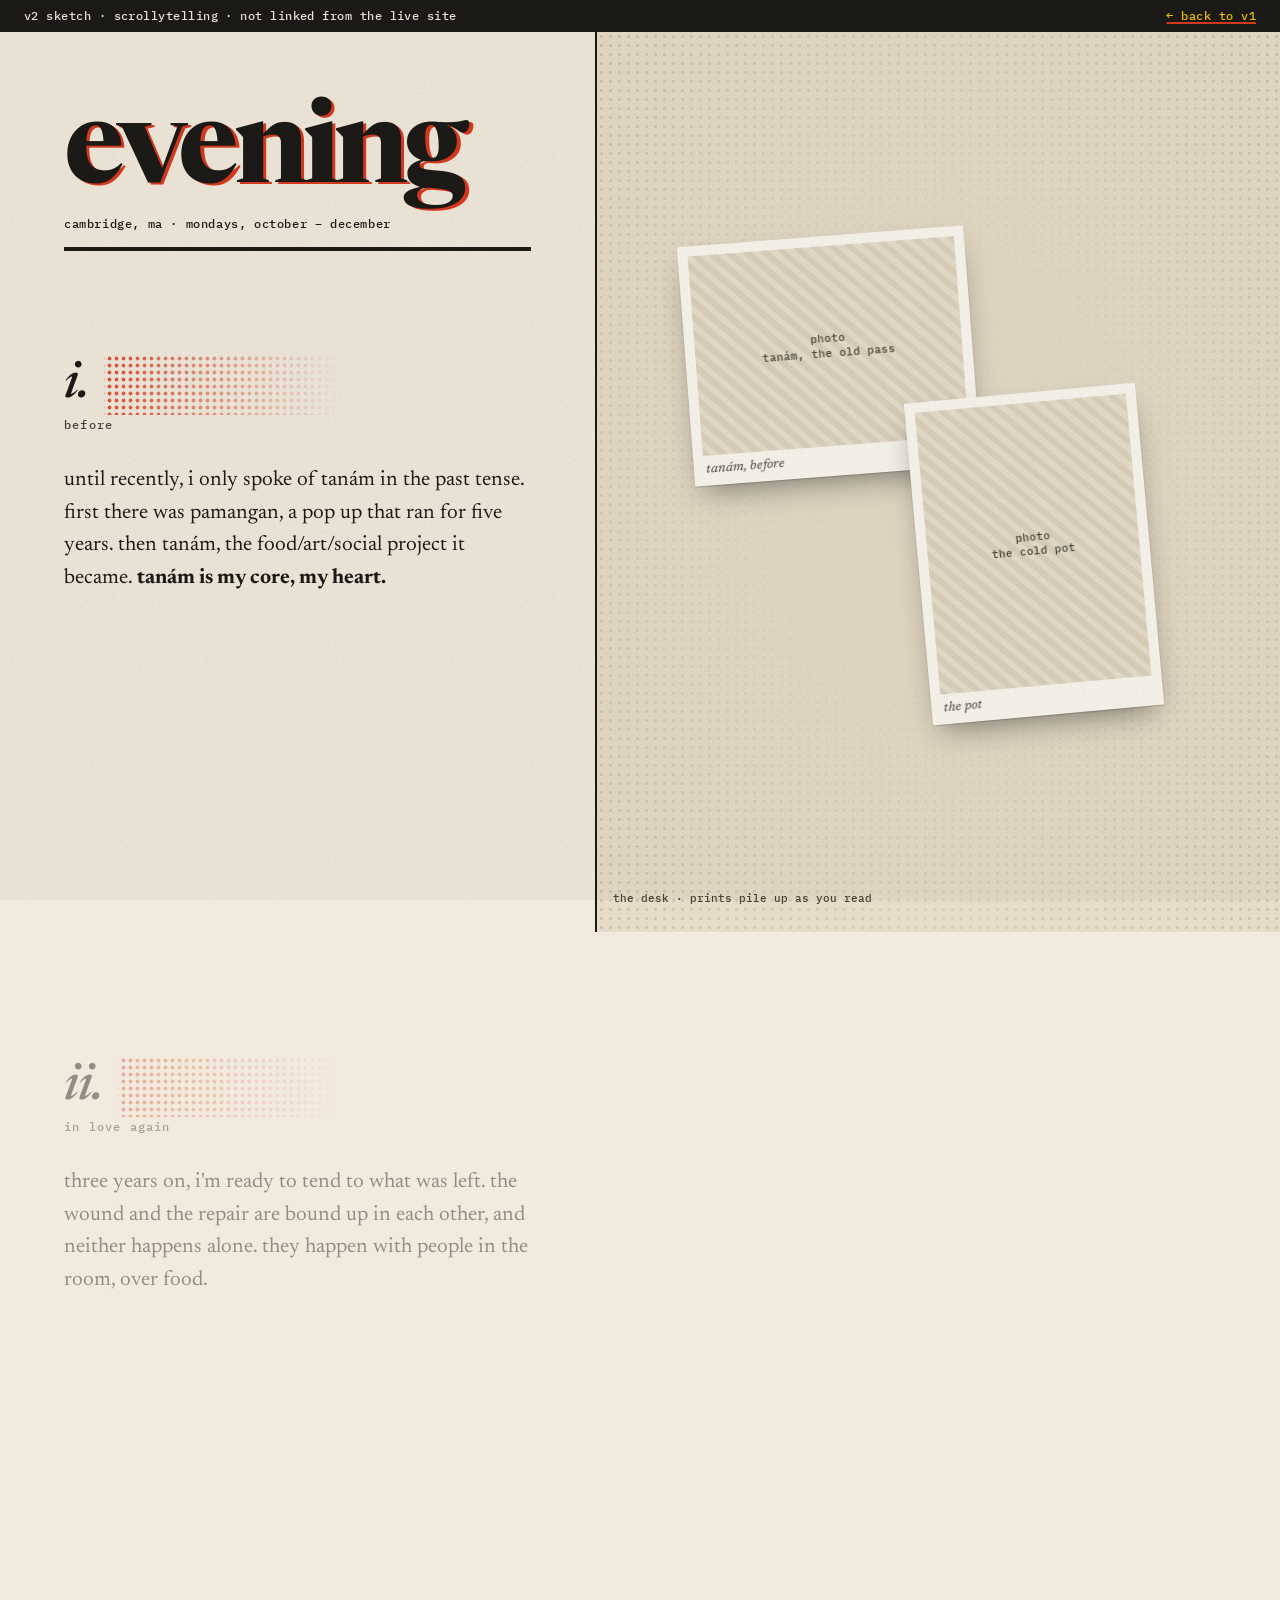
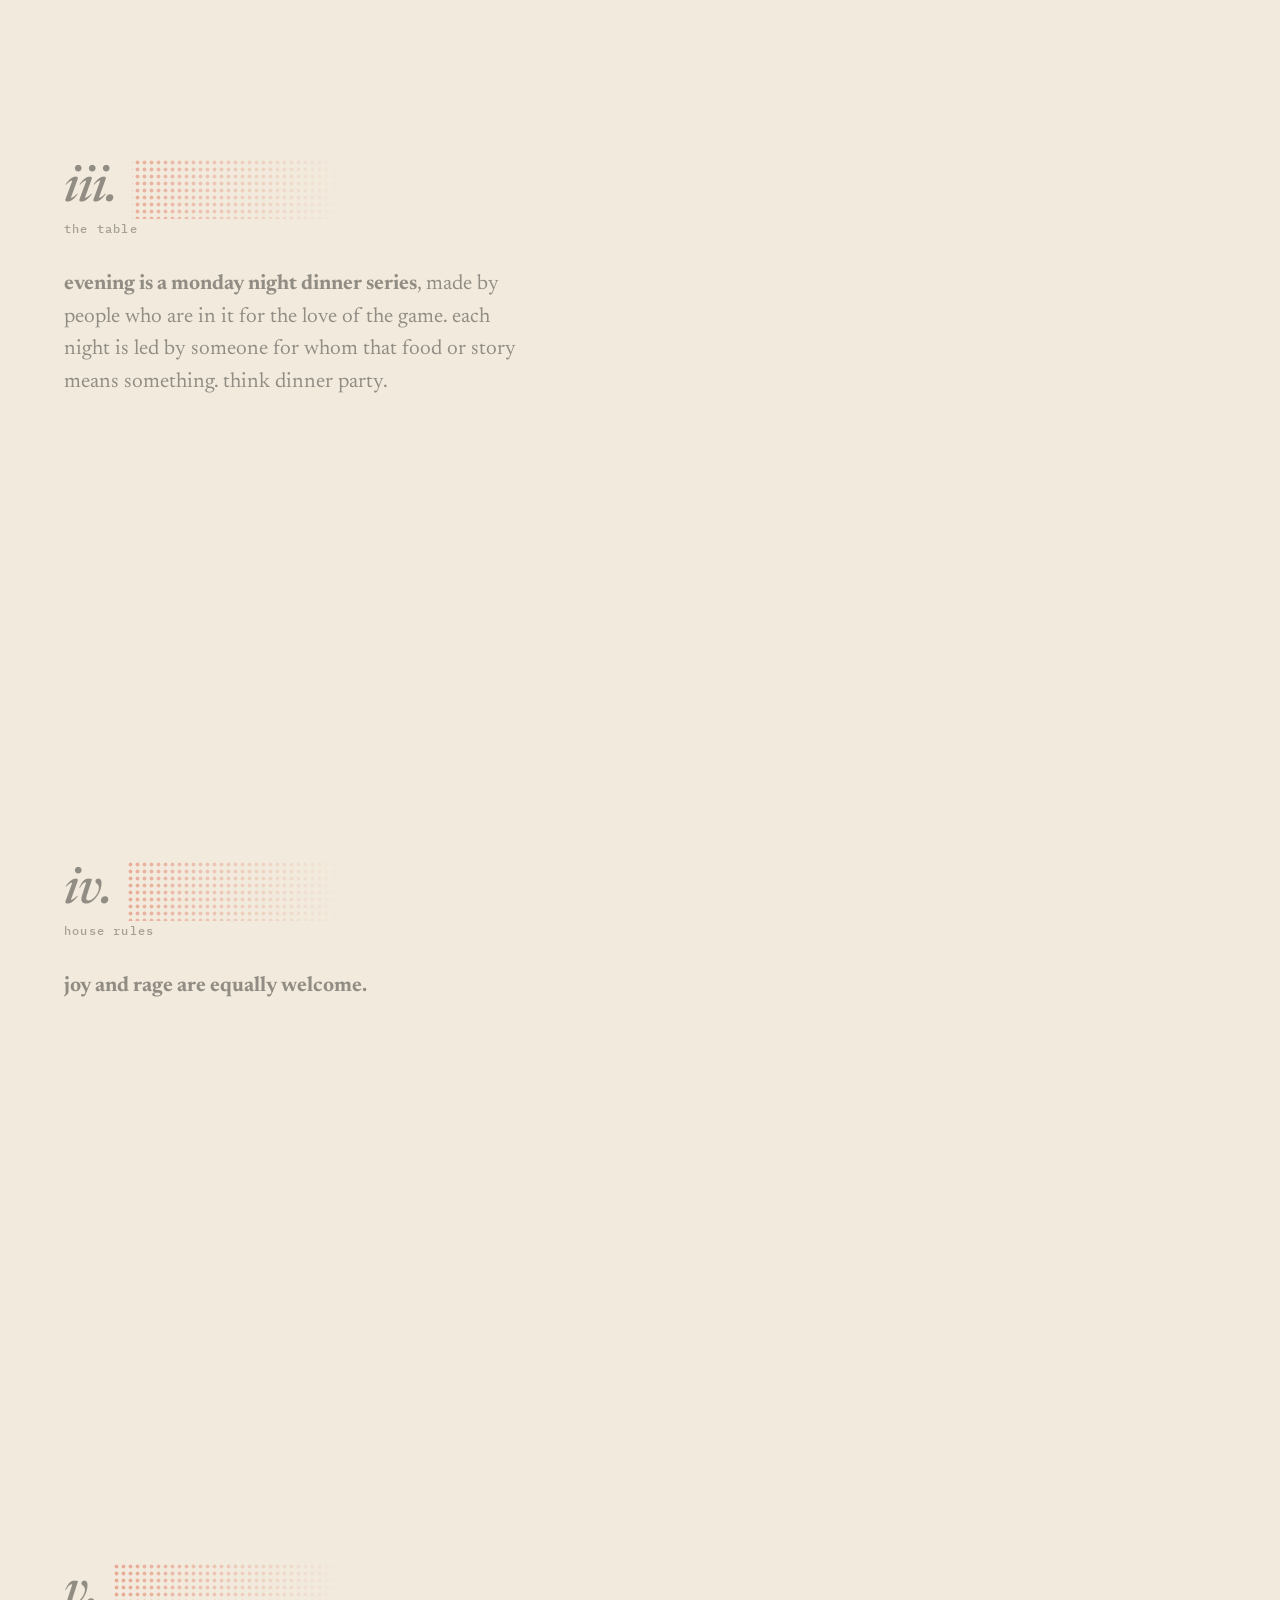
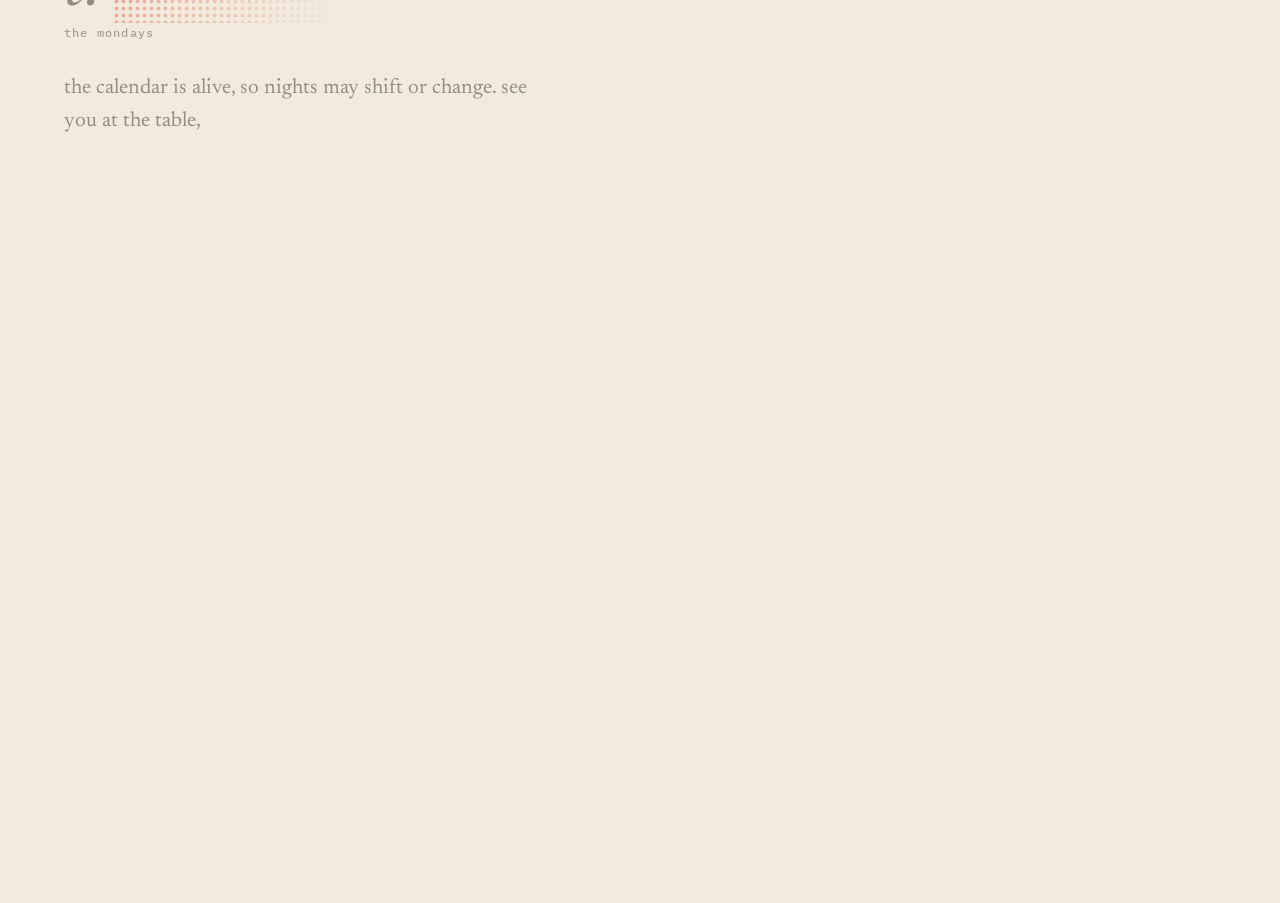
<file: v2-sketch.html>
<!doctype html>
<html lang="en">
<head>
  <meta charset="utf-8">
  <meta name="viewport" content="width=device-width, initial-scale=1">
  <meta name="robots" content="noindex, nofollow">
  <title>evening — v2 sketch</title>
  <link rel="preconnect" href="https://fonts.googleapis.com">
  <link rel="preconnect" href="https://fonts.gstatic.com" crossorigin>
  <link rel="stylesheet" href="https://fonts.googleapis.com/css2?family=IBM+Plex+Mono:wght@400;500;600&family=Newsreader:ital,opsz,wght@0,6..72,300..800;1,6..72,300..800&display=swap">
  <link rel="stylesheet" href="styles.css">
  <style>
    :root { --desk-band: 42svh; --print-white: #FBF8F1; }
    .v2-banner { position: sticky; top: 0; z-index: 30; display: flex; justify-content: space-between; gap: var(--s-4); flex-wrap: wrap; padding: 8px var(--s-5); background: var(--ink); color: var(--paper); font: 500 11.5px/1.4 var(--font-mono); letter-spacing: .04em; }
    .v2-banner a { color: var(--hi); }
    .v2 { display: grid; grid-template-columns: minmax(0, 1fr) minmax(0, 1.15fr); }
    .v2-story { padding: var(--s-8) clamp(24px, 5vw, 72px) 30vh; }
    .v2-story__plate { margin: 0 0 var(--s-8); padding-bottom: var(--s-4); border-bottom: 4px solid var(--ink); }
    .v2-story__plate h1 { margin: 0; font-weight: 700; font-size: clamp(64px, 9vw, 120px); line-height: .9; letter-spacing: -.05em; font-variation-settings: "opsz" 72; text-shadow: .028em .018em 0 var(--misreg); }
    .v2-story__plate p { margin: var(--s-2) 0 0; font: 500 12px/1.3 var(--font-mono); letter-spacing: .05em; }
    .v2-chapter { min-height: 78svh; max-width: 30rem; padding: var(--s-6) 0; }
    .v2-chapter .section-head { justify-items: start; margin-top: 0; }
    .v2-chapter .section-head::before { right: 40%; -webkit-mask-image: linear-gradient(90deg, #000, transparent); mask-image: linear-gradient(90deg, #000, transparent); }
    .v2-chapter .section-head__num { padding-left: 0; }
    .v2-chapter p { margin: 0 0 1em; text-wrap: pretty; }
    .v2-chapter[data-active="false"] { opacity: .45; transition: opacity .4s ease; }
    .v2-chapter[data-active="true"] { opacity: 1; transition: opacity .4s ease; }
    .v2-chapter mark { color: inherit; padding: 0 .18em; background: linear-gradient(100deg, transparent .1em, var(--hi) .28em, var(--hi) calc(100% - .35em), transparent) 0 62% / 100% 74% no-repeat; -webkit-box-decoration-break: clone; box-decoration-break: clone; mix-blend-mode: multiply; }

    .v2-desk { position: sticky; top: 0; height: 100svh; overflow: hidden; background: var(--paper-deep); border-left: 2px solid var(--ink); }
    .v2-desk::before { content: ""; position: absolute; inset: 0; background-image: radial-gradient(circle at 50% 50%, rgba(27,26,23,.14) 1.2px, transparent 1.9px); background-size: 9px 9px; -webkit-mask-image: radial-gradient(ellipse at 50% 50%, transparent 30%, #000 100%); mask-image: radial-gradient(ellipse at 50% 50%, transparent 30%, #000 100%); }
    .v2-desk__label { position: absolute; left: var(--s-4); bottom: var(--s-4); z-index: 20; font: 500 11px/1.3 var(--font-mono); color: var(--ink-2); }

    .print { position: absolute; transform: translate(-50%, -50%) rotate(var(--r)); padding: 10px 10px 30px; background: var(--print-white); box-shadow: 0 1px 1px rgba(27,26,23,.18), 0 14px 28px -10px rgba(27,26,23,.5); will-change: transform; }
    .print__img { position: relative; width: 100%; aspect-ratio: var(--ar); display: grid; place-items: center; padding: var(--s-3); background: repeating-linear-gradient(45deg, #DCD2BD 0 6px, #E8DFCC 6px 12px); font: 500 11px/1.35 var(--font-mono); color: var(--ink-2); text-align: center; }
    .print[data-kind="video"] .print__img::after { content: ""; position: absolute; left: 50%; top: 50%; width: 44px; height: 44px; margin: -22px 0 0 -22px; border-radius: 50%; background: var(--ink); opacity: .85; }
    .print[data-kind="video"] .print__img::before { content: ""; position: absolute; z-index: 1; left: 50%; top: 50%; margin: -8px 0 0 -4px; border-left: 14px solid var(--paper); border-top: 8px solid transparent; border-bottom: 8px solid transparent; }
    .print__cap { position: absolute; left: 12px; right: 12px; bottom: 8px; margin: 0; font: italic 400 13px/1.2 var(--font-serif); color: var(--ink-2); white-space: nowrap; overflow: hidden; text-overflow: ellipsis; }

    @media (max-width: 760px) {
      .v2 { display: block; }
      .v2-desk { top: 33px; height: var(--desk-band); z-index: 10; border-left: 0; border-bottom: 2px solid var(--ink); }
      .print { padding: 6px 6px 18px; }
      .print__cap { font-size: 10px; bottom: 4px; left: 7px; right: 7px; }
      .print__img { font-size: 9px; padding: 6px; }
      .v2-story { padding-top: var(--s-6); }
      .v2-chapter { min-height: 62svh; }
    }
  </style>
</head>
<body>
  <div class="v2-banner"><span>v2 sketch · scrollytelling · not linked from the live site</span><a href="index.html">← back to v1</a></div>
  <div class="v2" data-view="v2">
    <article class="v2-story" id="v2-story">
      <header class="v2-story__plate">
        <h1>evening</h1>
        <p>cambridge, ma · mondays, october – december</p>
      </header>

      <section class="v2-chapter" data-chapter="0" data-active="false">
        <h2 class="section-head"><span class="section-head__num">i.</span><span class="section-head__title">before</span></h2>
        <p>until recently, i only spoke of tanám in the past tense. first there was pamangan, a pop up that ran for five years. then tanám, the food/art/social project it became. <strong>tanám is my core, my heart.</strong></p>
      </section>
      <section class="v2-chapter" data-chapter="1" data-active="false">
        <h2 class="section-head"><span class="section-head__num">ii.</span><span class="section-head__title">in love again</span></h2>
        <p>three years on, i'm ready to tend to what was left. the wound and the repair are bound up in each other, and neither happens alone. they happen with people in the room, over food.</p>
      </section>
      <section class="v2-chapter" data-chapter="2" data-active="false">
        <h2 class="section-head"><span class="section-head__num">iii.</span><span class="section-head__title">the table</span></h2>
        <p><strong>evening is a monday night dinner series</strong>, made by people who are in it for the love of the game. each night is led by someone for whom that food or story means something. think dinner party.</p>
      </section>
      <section class="v2-chapter" data-chapter="3" data-active="false">
        <h2 class="section-head"><span class="section-head__num">iv.</span><span class="section-head__title">house rules</span></h2>
        <p><strong>joy and rage are equally welcome.</strong></p>
      </section>
      <section class="v2-chapter" data-chapter="4" data-active="false">
        <h2 class="section-head"><span class="section-head__num">v.</span><span class="section-head__title">the mondays</span></h2>
        <p>the calendar is alive, so nights may shift or change. see you at the table,</p>
      </section>
    </article>

    <div class="v2-desk" id="v2-desk" aria-hidden="true">
      <p class="v2-desk__label">the desk · prints pile up as you read</p>
    </div>
  </div>

  <script>
    // placeholder media per chapter; x/y = % of desk, w = % of desk width, ar = aspect ratio
    const PRINTS = [
      [ { kind: "photo", label: "photo\ntanám, the old pass", cap: "tanám, before", x: 34, y: 36, w: 42, ar: "4/3" },
        { kind: "photo", label: "photo\nthe cold pot", cap: "the pot", x: 64, y: 58, w: 34, ar: "3/4" } ],
      [ { kind: "video", label: "video · 0:12\nhands, washing", cap: "clip: hands", x: 44, y: 62, w: 44, ar: "16/10" },
        { kind: "photo", label: "photo\ncoop social club", cap: "coop social club", x: 70, y: 30, w: 30, ar: "1/1" } ],
      [ { kind: "photo", label: "photo\nlong table, set", cap: "the table", x: 38, y: 42, w: 50, ar: "3/2" },
        { kind: "photo", label: "photo\nred sun studios", cap: "red sun studios", x: 26, y: 70, w: 30, ar: "4/5" } ],
      [ { kind: "video", label: "video · 0:08\ntoast, loud", cap: "clip: a toast", x: 62, y: 46, w: 46, ar: "16/10" } ],
      [ { kind: "photo", label: "photo\nzine cover, linocut", cap: "the zine", x: 50, y: 52, w: 40, ar: "3/4" } ]
    ];
    const desk = document.getElementById("v2-desk");
    const chapters = [...document.querySelectorAll(".v2-chapter")];
    const placed = new Map(); // chapter -> elements
    const reduce = matchMedia("(prefers-reduced-motion: reduce)").matches;
    let z = 1;

    function makePrint(p) {
      const el = document.createElement("div");
      el.className = "print";
      el.dataset.kind = p.kind;
      const r = (Math.random() * 16 - 8).toFixed(1);
      el.style.cssText = `left:${p.x}%;top:${p.y}%;width:${p.w}%;--r:${r}deg;--ar:${p.ar};z-index:${z++}`;
      el.innerHTML = `<div class="print__img">${p.label.replace("\n", "<br>")}</div><p class="print__cap">${p.cap}</p>`;
      desk.append(el);
      if (!reduce) {
        const dx = (Math.random() * 120 - 60).toFixed(0);
        el.animate([
          { transform: `translate(-50%,-50%) translate(${dx}px, 60vh) rotate(${r * 4}deg) scale(1.12)`, opacity: 0 },
          { transform: `translate(-50%,-50%) rotate(${r}deg) scale(1.03)`, opacity: 1, offset: .8 },
          { transform: `translate(-50%,-50%) rotate(${r}deg)`, opacity: 1 }
        ], { duration: 720, easing: "cubic-bezier(.2,.8,.2,1)" });
      }
      return el;
    }
    function setActive(i) {
      chapters.forEach((c, n) => (c.dataset.active = String(n === i)));
      PRINTS.forEach((set, n) => {
        if (n <= i && !placed.has(n)) placed.set(n, set.map((p, k) => { const el = makePrint(p); if (k) el.style.animationDelay = "0s"; return el; }));
        if (n > i && placed.has(n)) {
          placed.get(n).forEach((el) => {
            const a = reduce ? null : el.animate([{ opacity: 1 }, { opacity: 0, transform: el.style.transform + " translateY(40px)" }], { duration: 250 });
            a ? (a.onfinish = () => el.remove()) : el.remove();
          });
          placed.delete(n);
        }
      });
    }
    const io = new IntersectionObserver((entries) => {
      entries.forEach((e) => { if (e.isIntersecting) setActive(Number(e.target.dataset.chapter)); });
    }, { rootMargin: "-45% 0px -45% 0px" });
    chapters.forEach((c) => io.observe(c));
    setActive(0);
  </script>
</body>
</html>
</file>
<file: styles.css>
/* evening — styles. every color, font and spacing value lives in :root. */
:root {
  /* ink + paper */
  --paper: #F2EBDD;
  --paper-deep: #E6DCC7;
  --paper-bright: #F8F3E9;
  --ink: #1B1A17;
  --ink-2: #47433B;
  --ink-3: #7A7466;
  /* riso inks */
  --tomato: #D93A1E;
  --tomato-ink: #B52D13;      /* tomato for small text + filled buttons (contrast) */
  --leaf: #2E6B3A;
  --hi: #F5C400;              /* yellow ink */
  --hi-wash: #F3E3A6;         /* yellow ink at low coverage, for notes */
  --cool: #2B59C3;            /* sparingly: focus rings */
  --misreg: var(--tomato);    /* color of the offset ink layer */

  /* type */
  --font-serif: "Newsreader", "Iowan Old Style", Georgia, serif;
  --font-mono: "IBM Plex Mono", ui-monospace, Menlo, monospace;
  --text-body: clamp(18px, 0.9vw + 13.5px, 21px);
  --text-small: 12.5px;

  /* space */
  --s-1: 4px; --s-2: 8px; --s-3: 12px; --s-4: 16px; --s-5: 24px;
  --s-6: 32px; --s-7: 48px; --s-8: 72px; --s-9: 112px;
  --measure: 35rem;
  --measure-wide: 48rem;
  --pull-gap-mobile: clamp(72px, 30svh, 320px);  /* keeps pull quotes one per phone screen */

  /* objects */
  --tomato-size: clamp(136px, 36vw, 212px);   /* square slot; linocut image fills it */
  --tomato-size-small: clamp(104px, 26vw, 140px);
  --toggle-size: 60px;
  --drawer-w: min(460px, 100vw);
  --dot-step: 7px;
  --dot-r: 1.5px;
  --shadow-print: 3px 3px 0 var(--ink);
  --ease-out: cubic-bezier(.2, .75, .2, 1);

  --z-toggle: 40; --z-scrim: 50; --z-drawer: 60; --z-grain: 90; --z-dev: 95;
}

*, *::before, *::after { box-sizing: border-box; }
html { -webkit-text-size-adjust: 100%; }
body {
  margin: 0;
  min-height: 100svh;
  background: var(--paper);
  color: var(--ink);
  font-family: var(--font-serif);
  font-optical-sizing: auto;
  font-size: var(--text-body);
  line-height: 1.56;
  -webkit-font-smoothing: antialiased;
  text-rendering: optimizeLegibility;
}
/* paper grain */
body::after {
  content: "";
  position: fixed;
  inset: 0;
  pointer-events: none;
  z-index: var(--z-grain);
  opacity: .5;
  mix-blend-mode: multiply;
  background-image: url("data:image/svg+xml;utf8,<svg xmlns='http://www.w3.org/2000/svg' width='220' height='220'><filter id='n'><feTurbulence type='fractalNoise' baseFrequency='.85' numOctaves='3' stitchTiles='stitch'/><feColorMatrix values='0 0 0 0 .1  0 0 0 0 .09  0 0 0 0 .07  0 0 0 .22 0'/></filter><rect width='100%' height='100%' filter='url(%23n)'/></svg>");
}
a { color: inherit; text-decoration-color: var(--tomato); text-decoration-thickness: 1.5px; text-underline-offset: .18em; }
a:hover { color: var(--tomato-ink); }
button { font: inherit; color: inherit; }
:focus-visible { outline: 2px dashed var(--cool); outline-offset: 3px; }
::selection { background: var(--hi); color: var(--ink); }
.visually-hidden { position: absolute !important; width: 1px; height: 1px; overflow: hidden; clip: rect(0 0 0 0); white-space: nowrap; }
[hidden] { display: none !important; }

/* ---------- views ---------- */
[data-view-panel] { display: none; }
body[data-view="gate"] [data-view-panel="gate"],
body[data-view="not-listed"] [data-view-panel="not-listed"],
body[data-view="goodbye"] [data-view-panel="goodbye"] { display: grid; animation: view-in .6s var(--ease-out) both; }
body[data-view="letter"] [data-view-panel="letter"] { display: block; animation: view-in .8s var(--ease-out) both; }
@keyframes view-in { from { opacity: 0; transform: translateY(10px); } to { opacity: 1; transform: none; } }

/* ---------- shared pieces ---------- */
.btn {
  display: inline-flex; align-items: center; justify-content: center; gap: var(--s-2);
  min-height: 50px; padding: 0 var(--s-5);
  font: 500 15px/1 var(--font-mono); letter-spacing: .02em; text-decoration: none;
  color: var(--paper); background: var(--ink);
  border: 2px solid var(--ink); border-radius: 0;
  box-shadow: 3px 3px 0 var(--tomato);
  cursor: pointer;
  transition: transform .12s ease, box-shadow .12s ease, background-color .2s ease;
}
.btn:hover { color: var(--paper); transform: translate(-1px, -1px); box-shadow: 4px 4px 0 var(--tomato); }
.btn:active { transform: translate(2px, 2px); box-shadow: 1px 1px 0 var(--tomato); }
.btn:disabled { cursor: progress; }
.btn--tomato { background: var(--tomato-ink); border-color: var(--ink); box-shadow: 3px 3px 0 var(--ink); }
.btn--tomato:hover { box-shadow: 4px 4px 0 var(--ink); }
.btn--tomato:active { box-shadow: 1px 1px 0 var(--ink); }
.btn--ghost { background: transparent; color: var(--ink); box-shadow: 3px 3px 0 var(--ink); }
.btn--ghost:hover { color: var(--ink); background: var(--paper-bright); box-shadow: 4px 4px 0 var(--ink); }
.btn--ghost:active { box-shadow: 1px 1px 0 var(--ink); }
.btn--small { min-height: 44px; padding: 0 var(--s-4); font-size: 13.5px; }
.btn [data-label] { display: none; }
.btn [data-label="default"] { display: inline; }

.linkish {
  display: inline-flex; align-items: center; min-height: 44px;
  background: none; border: 0; padding: 0; cursor: pointer;
  font: 500 13px/1.3 var(--font-mono);
  text-decoration: underline; text-decoration-color: var(--tomato); text-decoration-thickness: 1.5px; text-underline-offset: .25em;
}
.linkish:hover { color: var(--tomato-ink); }
.linkish--danger { color: var(--tomato-ink); }

.field { display: flex; flex-direction: column; gap: 2px; }
.field label { font: 500 12px/1.2 var(--font-mono); letter-spacing: .04em; color: var(--ink-2); }
.field input, .field textarea {
  appearance: none; width: 100%; border-radius: 0; outline: none;
  background: transparent; color: var(--ink);
  font: 400 20px/1.3 var(--font-serif);
  border: 0; border-bottom: 1.5px solid var(--ink);
  padding: 8px 0 6px; min-height: 44px;   /* 44px tap target */
  transition: border-color .15s ease, box-shadow .15s ease, opacity .2s ease;
}
.field textarea { border: 1.5px solid var(--ink); padding: 10px 12px; min-height: 92px; resize: vertical; font-size: 18px; }
.field input:focus { border-bottom-color: var(--tomato); box-shadow: 0 2px 0 0 var(--tomato); }
.field textarea:focus { border-color: var(--tomato); box-shadow: 2px 2px 0 0 var(--tomato); }
.field input:-webkit-autofill { -webkit-box-shadow: 0 0 0 40px var(--paper) inset; -webkit-text-fill-color: var(--ink); }
.field__error { display: none; margin: 5px 0 0; font: 500 var(--text-small)/1.35 var(--font-mono); color: var(--tomato-ink); }
.field[data-state="error"] label { color: var(--tomato-ink); }
.field[data-state="error"] input { border-bottom-color: var(--tomato-ink); box-shadow: 0 2px 0 0 var(--tomato); }
.field[data-state="error"] .field__error { display: block; }
.field[data-state="error"] .field__error::before { content: "↑ "; }

.benday {
  background-image: radial-gradient(circle at 50% 50%, var(--dot-color, var(--tomato)) var(--dot-r), transparent calc(var(--dot-r) + .7px));
  background-size: var(--dot-step) var(--dot-step);
}

/* editable profile forms (drawer + not-on-the-list) */
.profile-form { display: flex; flex-direction: column; gap: var(--s-4); text-align: left; }
.save-row { display: flex; align-items: center; flex-wrap: wrap; gap: var(--s-3) var(--s-4); margin-top: var(--s-2); }
.save-status { margin: 0; font: 500 var(--text-small)/1.35 var(--font-mono); color: var(--ink-2); }
.profile-form[data-state="saving"] [data-role="save"] { opacity: .7; }
.profile-form[data-state="saving"] [data-role="save"] [data-label="default"],
.profile-form[data-state="saved"] [data-role="save"] [data-label="default"] { display: none; }
.profile-form[data-state="saving"] [data-role="save"] [data-label="saving"],
.profile-form[data-state="saved"] [data-role="save"] [data-label="saved"] { display: inline; }
.profile-form[data-state="saved"] [data-role="save"] { background: var(--leaf); }
.profile-form[data-state="saved"] .save-status { color: var(--leaf); }
.profile-form[data-state="error"] .save-status,
.profile-form[data-state="invalid"] .save-status { color: var(--tomato-ink); }

/* ---------- tomato slot ---------- */
.tomato { position: relative; width: var(--tomato-size); height: var(--tomato-size); display: grid; place-items: center; margin: 0 auto var(--s-5); }
.tomato--small { --tomato-size: var(--tomato-size-small); }
.tomato__halftone {
  position: absolute; inset: 14%; border-radius: 50%;
  --dot-step: 6px; --dot-r: 1.5px;
  transform: translate(10%, 8%);
  -webkit-mask-image: radial-gradient(circle at 42% 40%, #000 30%, transparent 70%);
          mask-image: radial-gradient(circle at 42% 40%, #000 30%, transparent 70%);
  opacity: .75;
}
.tomato__floor { position: absolute; left: 24%; right: 24%; bottom: 3%; height: 7%; border-radius: 50%; background: var(--ink); opacity: .14; filter: blur(3px); }
.tomato__art { position: relative; width: 100%; height: 100%; display: grid; place-items: center; transform-origin: 50% 86%; }
.tomato__art > span { font-size: calc(var(--tomato-size) * .72); line-height: 1; }
.tomato__art > img { display: block; width: 100%; height: 100%; object-fit: contain; }

/* ---------- 1. gate / not on the list / goodbye ---------- */
.gate { min-height: 100svh; place-items: center; padding: var(--s-8) var(--s-5) var(--s-7); }
.gate__inner { width: 100%; max-width: 380px; display: flex; flex-direction: column; align-items: stretch; text-align: center; }
.gate__title { margin: 0 0 var(--s-5); text-align: center; font-weight: 400; font-style: italic; font-size: clamp(27px, 5vw, 33px); line-height: 1.1; letter-spacing: -.01em; }
.gate__form { display: flex; flex-direction: column; gap: var(--s-4); text-align: left; }
.gate__form .btn { width: 100%; margin-top: var(--s-3); }
.gate__failed { display: none; margin: 0; text-align: center; font: 500 var(--text-small)/1.4 var(--font-mono); color: var(--tomato-ink); }
.gate__fineprint { margin: var(--s-4) auto 0; max-width: 36ch; text-align: center; font: 400 11.5px/1.6 var(--font-mono); color: var(--ink-2); text-wrap: pretty; }
.gate__message-text { margin: 0 0 var(--s-6); font: italic 400 clamp(25px, 5.4vw, 31px)/1.18 var(--font-serif); letter-spacing: -.01em; text-wrap: balance; }

.gate[data-state="boot"] .gate__form { display: none; }
.gate[data-state="failed"] .gate__failed { display: block; }
.gate[data-state="loading"] .field input { opacity: .45; }
.gate[data-state="loading"] #gate-enter [data-label="default"] { display: none; }
.gate[data-state="loading"] #gate-enter [data-label="loading"] { display: inline; }
.gate[data-state="loading"] .tomato__art { animation: knock 1.4s var(--ease-out) infinite; }
.gate[data-state="loading"] .tomato__floor { animation: knock-floor 1.4s var(--ease-out) infinite; }
.gate[data-state="boot"] .tomato__art { animation: breathe 1.6s ease-in-out infinite; }

.nl__form { padding-top: var(--s-5); border-top: 1.5px solid var(--ink); }
.nl__remove { align-self: center; margin-top: var(--s-5); }
body[data-view="goodbye"] .tomato__art { animation: farewell 2.2s ease-in-out both; }

@keyframes knock {
  0%, 46%, 100% { transform: none; }
  8%  { transform: rotate(-11deg) translateY(-6%); }
  16% { transform: rotate(3deg) translateY(0); }
  25% { transform: rotate(-9deg) translateY(-5%); }
  34% { transform: rotate(2deg) translateY(0); }
}
@keyframes knock-floor { 0%, 46%, 100% { transform: none; } 8%, 25% { transform: scaleX(.8); opacity: .08; } }
@keyframes breathe { 50% { transform: scale(.96); } }
@keyframes farewell { 0%, 100% { transform: none; } 25% { transform: rotate(-9deg); } 50% { transform: rotate(7deg); } 75% { transform: rotate(-4deg); } }

/* ---------- 2. letter ---------- */
.letter { padding: var(--s-8) 0 var(--s-8); }
.nameplate { max-width: var(--measure-wide); margin: 0 auto; padding: 0 var(--s-5); text-align: center; }
.nameplate__meta {
  display: flex; justify-content: space-between; flex-wrap: wrap; gap: 2px var(--s-4);
  padding: 7px 0; font: 500 11.5px/1.35 var(--font-mono); letter-spacing: .05em;
}
.nameplate__meta--top { border-top: 4px solid var(--ink); border-bottom: 1px solid var(--ink); }
.nameplate__meta--bottom { border-top: 1px solid var(--ink); border-bottom: 4px solid var(--ink); }
.nameplate__title {
  margin: .04em 0 .06em;
  font-weight: 700; font-size: clamp(88px, 21vw, 196px); line-height: .9; letter-spacing: -.05em;
  font-variation-settings: "opsz" 72;
  text-shadow: .028em .018em 0 var(--misreg);
}

.feature-head { max-width: var(--measure); margin: var(--s-8) auto var(--s-7); padding: 0 var(--s-5); text-align: center; }
.kicker { margin: 0 0 var(--s-3); font: 500 12px/1.3 var(--font-mono); letter-spacing: .08em; color: var(--tomato-ink); }
.headline { margin: 0 0 var(--s-4); font-weight: 400; font-style: italic; font-size: clamp(42px, 8vw, 68px); line-height: .98; letter-spacing: -.025em; text-wrap: balance; }
.dek { margin: 0 auto var(--s-5); max-width: 30ch; font-size: clamp(19px, 2.2vw, 23px); line-height: 1.38; color: var(--ink-2); text-wrap: balance; }
.byline { display: flex; justify-content: center; flex-wrap: wrap; gap: 2px var(--s-5); padding: 8px 0; border-top: 1px solid var(--ink); border-bottom: 1px solid var(--ink); font: 500 12px/1.4 var(--font-mono); letter-spacing: .04em; }

.letter__body { max-width: var(--measure); margin: 0 auto; padding: 0 var(--s-5); }
.letter__body > p, .letter__body > section > p { margin: 0 0 1.05em; text-align: left; text-wrap: pretty; }
.salutation { font-style: italic; font-size: 1.15em; }
.letter strong { font-weight: 650; }
mark[data-cue] { background: none; color: inherit; padding: 0; }   /* reserved for v2 media cues */

.section-head { position: relative; display: grid; justify-items: center; gap: 2px; margin: var(--s-8) 0 var(--s-6); font-weight: 400; }
.section-head::before {
  content: ""; position: absolute; left: 0; right: 0; top: 0; height: 60px;
  background-image: radial-gradient(circle at 50% 50%, var(--tomato) 1.6px, transparent 2.3px);
  background-size: var(--dot-step) var(--dot-step);
  -webkit-mask-image: radial-gradient(closest-side, #000 25%, transparent 100%);
          mask-image: radial-gradient(closest-side, #000 25%, transparent 100%);
}
.section-head__num { position: relative; display: grid; place-items: center; height: 60px; padding: 0 .3em; background: var(--paper); font: italic 500 50px/1 var(--font-serif); letter-spacing: -.02em; }
.section-head__title { position: relative; font: 500 12px/1.3 var(--font-mono); letter-spacing: .1em; color: var(--ink-2); }

.reread { display: none; margin: var(--s-8) 0 calc(var(--s-5) * -1); text-align: center; }
body[data-entry="returning"] .reread { display: block; }

/* pull quotes */
.pull { margin: var(--s-8) 0; padding: var(--s-5) 0; text-align: center; border-top: 1.5px solid var(--ink); border-bottom: 1.5px solid var(--ink); }
.pull__label { display: block; margin: 0 0 var(--s-3); font: 500 12px/1.3 var(--font-mono); letter-spacing: .08em; color: var(--tomato-ink); }
.pull blockquote { margin: 0; font: italic 500 clamp(34px, 6.4vw, 52px)/1.04 var(--font-serif); letter-spacing: -.025em; text-wrap: balance; text-shadow: .03em .022em 0 var(--misreg); }
@media (max-width: 720px) { .pull { margin-block: var(--pull-gap-mobile); } }

/* house rules panel */
.panel { position: relative; margin: var(--s-7) 0; padding: var(--s-8) var(--s-6) var(--s-6); background: var(--paper-bright); border: 2px solid var(--ink); box-shadow: 6px 6px 0 var(--ink); }
.panel::before {
  content: ""; position: absolute; inset: 0; pointer-events: none;
  background-image: radial-gradient(circle at 50% 50%, var(--hi) 2.6px, transparent 3.2px);
  background-size: 10px 10px;
  -webkit-mask-image: linear-gradient(140deg, #000 0%, rgba(0,0,0,.35) 55%, transparent 90%);
          mask-image: linear-gradient(140deg, #000 0%, rgba(0,0,0,.35) 55%, transparent 90%);
}
.panel__caption { position: absolute; top: -2px; left: -2px; padding: 5px 10px; background: var(--hi); border: 2px solid var(--ink); font: 500 12px/1.2 var(--font-mono); letter-spacing: .04em; }
.rules { position: relative; list-style: none; margin: 0; padding: 0; display: grid; gap: var(--s-4); }
.rules li { position: relative; padding-left: 1.2em; font: italic 500 clamp(22px, 3.6vw, 27px)/1.2 var(--font-serif); letter-spacing: -.01em; text-wrap: balance; }
.rules li::before { content: ""; position: absolute; left: 0; top: .42em; width: .42em; height: .42em; background: var(--tomato); transform: rotate(45deg); }

/* nights (inline rsvp) */
.nights { list-style: none; margin: var(--s-5) 0 var(--s-6); padding: 0; border-top: 1.5px solid var(--ink); }
.night { display: grid; grid-template-columns: 60px minmax(0, 1fr); gap: var(--s-4); padding: var(--s-5) 0; border-bottom: 1px dotted var(--ink-3); }
.night__date { align-self: start; display: grid; justify-items: center; padding: 6px 0 5px; border: 1.5px solid var(--ink); background: var(--paper-bright); }
.night__month { font: 500 11px/1.2 var(--font-mono); letter-spacing: .06em; color: var(--tomato-ink); }
.night__day { font: 600 30px/1 var(--font-serif); font-variation-settings: "opsz" 72; }
.night__dow { font: 400 10.5px/1.2 var(--font-mono); color: var(--ink-2); }
.night__body { display: flex; flex-direction: column; gap: var(--s-2); min-width: 0; }
.night__top { display: flex; flex-wrap: wrap; justify-content: space-between; align-items: flex-start; gap: var(--s-2) var(--s-3); }
.night__theme { flex: 1 1 13em; margin: 0; font: italic 400 21px/1.22 var(--font-serif); text-wrap: balance; }
.night__meta { margin: 0; font: 400 12px/1.45 var(--font-mono); color: var(--ink-2); text-transform: lowercase; }
.night__amounts { margin: 0; font: 500 12.5px/1.4 var(--font-mono); letter-spacing: .02em; }
.night__pay { display: none; flex-wrap: wrap; align-items: center; justify-content: space-between; gap: var(--s-3); padding: var(--s-3) var(--s-4); border: 1.5px solid var(--ink); background: var(--hi-wash); }
.night__pay p { margin: 0; font: 500 16px/1.3 var(--font-serif); }
.night__confirmed { display: none; margin: 0; font: 500 var(--text-small)/1.4 var(--font-mono); color: var(--leaf); }
.night__status { margin: 0; min-height: 15px; font: 500 11px/1.3 var(--font-mono); color: var(--ink-2); }
.night[data-status="yes"] .night__pay { display: flex; }
.pay-btns { display: flex; flex-wrap: wrap; gap: var(--s-2); }
.menu__foot[data-choice="yes"]:not([data-status="confirmed"]):not([data-past="yes"]) .menu__pay { display: flex; }
/* a full night: no new yeses (maybe still works), unless you already have a seat */
.night[data-status="full"] [data-rsvp="yes"] { display: none; }
.night[data-status="full"] .rsvp-opts { grid-template-columns: repeat(2, 1fr); }
.night[data-status="full"] .rsvp-opts button[data-rsvp="maybe"] { border-left: 0; }
.night[data-status="confirmed"] .night__confirmed { display: block; }
.night[data-status="cancelled"] .rsvp-opts,
.night[data-status="cancelled"] .night__amounts { display: none; }
.night[data-status="cancelled"] .night__theme { text-decoration: line-through; text-decoration-color: var(--tomato); text-decoration-thickness: 2px; }
.night[data-state="saving"] .rsvp-opts { opacity: .6; }
.night[data-state="saved"] .night__status { color: var(--leaf); }
.night[data-state="error"] .night__status { color: var(--tomato-ink); }

.rsvp-opts { display: grid; grid-template-columns: repeat(3, 1fr); border: 1.5px solid var(--ink); }
.rsvp-opts button {
  min-height: 44px; padding: 0; background: transparent; border: 0; border-left: 1.5px solid var(--ink);
  font: 500 13px/1 var(--font-mono); cursor: pointer; transition: background-color .15s ease, color .15s ease;
}
.rsvp-opts button:first-child { border-left: 0; }
.rsvp-opts button:hover { background: var(--paper-deep); }
.rsvp-opts button[aria-pressed="true"][data-rsvp="yes"] { background: var(--ink); color: var(--paper); }
.rsvp-opts button[aria-pressed="true"][data-rsvp="maybe"] { background: var(--paper-deep); color: var(--ink); }
.rsvp-opts button[aria-pressed="true"][data-rsvp="no"] { background: var(--paper-deep); color: var(--ink-2); }
.rsvp-opts button[aria-pressed="true"]::before { content: "● "; font-size: 9px; vertical-align: 2px; }

/* status badges: hollow = not a seat, filled green = a seat */
.badge { display: inline-flex; align-items: center; gap: 6px; flex: none; padding: 5px 9px 4px; border: 1.5px solid var(--ink); background: transparent; color: var(--ink); font: 500 11.5px/1.2 var(--font-mono); letter-spacing: .03em; white-space: nowrap; }
.badge::before { font-size: 11px; line-height: 1; }
.badge[data-status="none"] { border-style: dashed; border-color: var(--ink-3); color: var(--ink-2); }
.badge[data-status="none"]::before { content: "–"; }
.badge[data-status="maybe"]::before { content: "○"; }
.badge[data-status="yes"] { background: var(--hi); }
.badge[data-status="yes"]::before { content: "◐"; }
.badge[data-status="confirmed"] { background: var(--leaf); border-color: var(--leaf); color: var(--paper); box-shadow: 2px 2px 0 var(--ink); transform: rotate(-2deg); }
.badge[data-status="confirmed"]::before { content: "●"; }
.badge[data-status="full"] { border-color: var(--tomato-ink); color: var(--tomato-ink); }
.badge[data-status="full"]::before { content: "×"; }
.badge[data-status="cancelled"] { background: var(--ink); color: var(--paper); }
.badge[data-status="cancelled"]::before { content: "×"; }

/* paying for it */
.tiers { list-style: none; margin: 0 0 var(--s-6); padding: 0; display: grid; gap: var(--s-3); }
.tiers li { display: grid; grid-template-columns: 22px minmax(0, 1fr); gap: var(--s-3); align-items: start; text-wrap: pretty; }
.tiers__mark { width: 18px; height: 18px; margin-top: .3em; border: 1.5px solid var(--ink); --dot-step: 5px; }

.tier-fig { margin: 0 0 var(--s-7); }
.tier-fig__chart { position: relative; height: 112px; }
.tier-fig__track { position: absolute; left: 0; right: 0; top: 26px; height: 22px; border: 2px solid var(--ink); background: var(--paper-bright); }
.tier-fig__seg { position: absolute; top: 0; bottom: 0; }
.tier-fig__seg--1 { background: var(--tomato); }
.tier-fig__seg--2 { background-image: radial-gradient(circle at 50% 50%, var(--tomato) 1.8px, transparent 2.5px); background-size: 6px 6px; }
.tier-fig__seg--3 { background-image: radial-gradient(circle at 50% 50%, var(--leaf) 1.5px, transparent 2.2px); background-size: 6px 6px; }
.tier-fig__mark { position: absolute; top: 0; bottom: 0; left: var(--at); width: 0; }
.tier-fig__mark::before { content: ""; position: absolute; left: -1px; top: 20px; height: 36px; width: 2px; background: var(--ink); }
.tier-fig__amt { position: absolute; top: 0; left: 0; transform: translateX(-50%); font: 600 12.5px/1.2 var(--font-mono); white-space: nowrap; }
.tier-fig__label { position: absolute; top: 62px; left: 0; transform: translateX(-50%); width: max-content; max-width: 13ch; text-align: center; font: 400 11.5px/1.3 var(--font-mono); color: var(--ink-2); }
.tier-fig__mark--end .tier-fig__amt, .tier-fig__mark--end .tier-fig__label { transform: translateX(-100%); text-align: right; }
.tier-fig__legend { display: none; list-style: none; margin: 0 0 var(--s-3); padding: 0; font: 400 12px/1.5 var(--font-mono); color: var(--ink-2); }
.tier-fig__legend b { color: var(--ink); font-weight: 600; }
.tier-fig figcaption { padding-top: var(--s-2); border-top: 1px solid var(--ink); font: 500 12px/1.4 var(--font-mono); letter-spacing: .03em; }
@media (max-width: 520px) {
  .tier-fig__chart { height: 60px; }
  .tier-fig__label { position: absolute !important; width: 1px; height: 1px; overflow: hidden; clip: rect(0 0 0 0); }
  .tier-fig__legend { display: block; }
}

.contribute {
  position: relative; display: grid; grid-template-columns: minmax(0, 1fr) auto; gap: var(--s-6); align-items: center;
  margin: var(--s-5) 0 var(--s-7); padding: var(--s-6);
  background: var(--paper-bright); border: 2px solid var(--ink); box-shadow: 6px 6px 0 var(--tomato);
}
.contribute::after {
  content: ""; position: absolute; top: 0; right: 0; width: 45%; height: 60%; pointer-events: none;
  background-image: radial-gradient(circle at 50% 50%, var(--tomato) 1.5px, transparent 2.2px); background-size: 7px 7px;
  -webkit-mask-image: radial-gradient(farthest-side at 100% 0, rgba(0,0,0,.55), transparent);
          mask-image: radial-gradient(farthest-side at 100% 0, rgba(0,0,0,.55), transparent);
}
.contribute__text { position: relative; display: flex; flex-direction: column; align-items: flex-start; gap: var(--s-4); }
.contribute__note { margin: 0; font: 400 var(--text-small)/1.45 var(--font-mono); color: var(--ink-2); }
.contribute__qr { position: relative; margin: 0; width: 152px; text-align: center; }
.qr-slot {
  width: 152px; height: 152px; display: grid; place-items: center; padding: var(--s-3);
  border: 2px solid var(--ink); background: repeating-linear-gradient(45deg, var(--paper-deep) 0 6px, var(--paper-bright) 6px 12px);
  font: 500 11px/1.4 var(--font-mono); color: var(--ink-2);
}
.qr-slot img { width: 100%; height: 100%; object-fit: contain; }
.contribute__qr figcaption { margin-top: var(--s-2); font: 400 11.5px/1.3 var(--font-mono); color: var(--ink-2); }
@media (max-width: 720px) {
  .contribute { grid-template-columns: 1fr; padding: var(--s-5); }
  .contribute__qr { display: none; }
  .contribute .btn { width: 100%; }
}

.signoff { margin-top: var(--s-7); }
.signoff p { margin: 0; }
.signoff__name { font: italic 500 34px/1.1 var(--font-serif); }
.signers { margin-top: var(--s-6); }
.signers__label { margin: 0 0 var(--s-4) !important; font: italic 400 22px/1 var(--font-serif); color: var(--ink-2); }
.signers__list { list-style: none; margin: 0; padding: 0; display: grid; grid-template-columns: repeat(auto-fill, minmax(76px, 1fr)); gap: var(--s-5) var(--s-3); }
.signer { display: flex; flex-direction: column; align-items: center; gap: var(--s-2); min-width: 0; }
.signer__stamp {
  --fill: var(--tomato-ink); --on: var(--paper); --ring: var(--hi);
  position: relative; width: 60px; height: 60px; border-radius: 50%; display: grid; place-items: center; overflow: hidden;
  background: var(--fill); color: var(--on); border: 2px solid var(--ink);
  box-shadow: 3px 2px 0 -1px var(--ring);
  transform: rotate(var(--tilt, 0deg));
  transition: transform .2s var(--ease-out);
}
.signer__stamp::after {
  content: ""; position: absolute; inset: 0; border-radius: 50%; pointer-events: none;
  background-image: radial-gradient(circle at 50% 50%, rgba(27,26,23,.38) 1.1px, transparent 1.7px); background-size: 5px 5px;
  -webkit-mask-image: radial-gradient(circle at 78% 82%, #000 10%, transparent 62%);
          mask-image: radial-gradient(circle at 78% 82%, #000 10%, transparent 62%);
}
.signer__initial { position: relative; font: italic 600 32px/1 var(--font-serif); font-variation-settings: "opsz" 72; margin-top: -3px; }
.signer__stamp img { width: 100%; height: 100%; object-fit: cover; }
.signer:hover .signer__stamp { transform: rotate(calc(var(--tilt, 0deg) * -1.5)) scale(1.06); }
.signer__name { max-width: 100%; font: 500 12px/1.25 var(--font-mono); letter-spacing: .02em; text-align: center; overflow-wrap: anywhere; }
.signer[data-ink="leaf"] .signer__stamp { --fill: var(--leaf); --on: var(--paper); --ring: var(--tomato); }
.signer[data-ink="hi"] .signer__stamp { --fill: var(--hi); --on: var(--ink); --ring: var(--tomato); }
.signer[data-ink="ink"] .signer__stamp { --fill: var(--ink); --on: var(--paper); --ring: var(--tomato); }

.colophon { max-width: var(--measure-wide); margin: var(--s-9) auto 0; padding: 0 var(--s-5); text-align: center; }
.colophon__band {
  height: 44px; margin-bottom: var(--s-4);
  background-image: radial-gradient(circle at 50% 50%, var(--leaf) 1.6px, transparent 2.3px); background-size: 8px 8px;
  -webkit-mask-image: linear-gradient(90deg, transparent, #000 30%, #000 70%, transparent);
          mask-image: linear-gradient(90deg, transparent, #000 30%, #000 70%, transparent);
}
.colophon p { margin: 0; font: 400 11.5px/1.5 var(--font-mono); letter-spacing: .04em; color: var(--ink-2); }

/* ---------- floating tomato + "your info" label ---------- */
.seat-toggle {
  position: fixed; top: 16px; right: 16px; z-index: var(--z-toggle);
  display: none; align-items: center; gap: 14px;
  padding: 0; background: none; border: 0; cursor: pointer;
}
body[data-view="letter"] .seat-toggle { display: flex; }
.seat-toggle__label {
  position: relative; padding: 7px 12px; background: var(--paper-bright); border: 2px solid var(--ink);
  font: 500 12px/1.3 var(--font-mono); white-space: nowrap;
}
.seat-toggle__label::after { content: ""; position: absolute; top: 50%; right: -8px; width: 12px; height: 12px; background: var(--paper-bright); border: 2px solid var(--ink); border-left: 0; border-bottom: 0; transform: translateY(-50%) rotate(45deg); }
.seat-toggle__disc {
  width: var(--toggle-size); height: var(--toggle-size); display: grid; place-items: center;
  background: var(--paper-bright); border: 2px solid var(--ink); border-radius: 50%;
  box-shadow: var(--shadow-print); transition: transform .15s ease, box-shadow .15s ease;
}
.seat-toggle:hover .seat-toggle__disc { transform: translate(-1px, -1px) rotate(-8deg); box-shadow: 4px 4px 0 var(--ink); }
.seat-toggle:active .seat-toggle__disc { transform: translate(2px, 2px); box-shadow: 1px 1px 0 var(--ink); }
.seat-toggle:hover .seat-toggle__label { color: var(--tomato-ink); }
.seat-toggle__disc > span, .seat-toggle__disc > img { font-size: 30px; line-height: 1; width: 70%; height: 70%; display: grid; place-items: center; object-fit: contain; }

/* ---------- 3. drawer ---------- */
.scrim {
  position: fixed; inset: 0; z-index: var(--z-scrim);
  background-color: rgba(27, 26, 23, .22);
  background-image: radial-gradient(circle at 50% 50%, rgba(27, 26, 23, .32) 1.2px, transparent 1.8px);
  background-size: 6px 6px;
  opacity: 0; pointer-events: none; transition: opacity .35s ease;
}
.drawer {
  position: fixed; top: 0; right: 0; bottom: 0; z-index: var(--z-drawer);
  width: var(--drawer-w); overflow-y: auto; overscroll-behavior: contain;
  background: var(--paper); border-left: 2px solid var(--ink);
  box-shadow: -10px 0 0 rgba(217, 58, 30, .18);
  transform: translateX(105%); visibility: hidden;
  transition: transform .45s var(--ease-out), visibility 0s linear .45s;
}
body[data-drawer="open"] .scrim { opacity: 1; pointer-events: auto; }
body[data-drawer="open"] .drawer { transform: none; visibility: visible; transition: transform .45s var(--ease-out), visibility 0s; }
body[data-drawer="open"] { overflow: hidden; }

.drawer__inner { padding: var(--s-6) var(--s-5) var(--s-7); }
.drawer__head { display: flex; justify-content: space-between; align-items: flex-start; gap: var(--s-4); padding-bottom: var(--s-5); border-bottom: 4px solid var(--ink); }
.drawer__eyebrow { margin: 0; font: 500 12px/1.3 var(--font-mono); letter-spacing: .06em; color: var(--tomato-ink); }
.drawer__title { margin: 6px 0 0; font: italic 400 42px/1 var(--font-serif); letter-spacing: -.02em; text-shadow: .03em .02em 0 var(--misreg); }
.drawer__close { flex: none; min-height: 44px; padding: 0 12px; background: transparent; border: 1.5px solid var(--ink); font: 500 13px/1 var(--font-mono); cursor: pointer; }
.drawer__close:hover { background: var(--ink); color: var(--paper); }
.drawer__section { padding: var(--s-6) 0; border-bottom: 1px solid var(--ink); }
.credit { display: flex; align-items: center; gap: var(--s-2); margin: var(--s-5) 0 0; padding: 10px 14px; border: 1.5px solid var(--ink); background: var(--hi-wash); font: 500 13px/1.35 var(--font-mono); }
.credit::before { content: "●"; font-size: 10px; color: var(--leaf); }
.drawer__foot { display: flex; flex-wrap: wrap; justify-content: space-between; align-items: center; gap: var(--s-2) var(--s-4); margin-top: var(--s-4); }
.signout { margin: 0; font: 400 13px/1.3 var(--font-mono); color: var(--ink-2); }

/* ---------- remove-me confirm ---------- */
.confirm { width: min(420px, calc(100vw - 32px)); padding: var(--s-6); background: var(--paper); color: var(--ink); border: 2px solid var(--ink); box-shadow: 6px 6px 0 var(--tomato); }
.confirm[open] { animation: view-in .3s var(--ease-out) both; }
.confirm::backdrop { background-color: rgba(27, 26, 23, .35); background-image: radial-gradient(circle at 50% 50%, rgba(27, 26, 23, .35) 1.2px, transparent 1.8px); background-size: 6px 6px; }
.confirm__text { margin: 0 0 var(--s-5); font: italic 400 24px/1.25 var(--font-serif); text-wrap: pretty; }
.confirm__actions { display: flex; flex-wrap: wrap; gap: var(--s-3); }
.confirm__status { margin: var(--s-3) 0 0; min-height: 1em; font: 500 var(--text-small)/1.4 var(--font-mono); color: var(--tomato-ink); }
.confirm[data-state="removing"] #confirm-yes [data-label="default"] { display: none; }
.confirm[data-state="removing"] #confirm-yes [data-label="removing"] { display: inline; }

/* ---------- dev state panel (mock only) ---------- */
.dev { position: fixed; left: 12px; bottom: 12px; z-index: var(--z-dev); max-width: 270px; max-height: 80vh; overflow: auto; background: var(--ink); color: var(--paper); font: 400 11px/1.4 var(--font-mono); box-shadow: 3px 3px 0 var(--tomato); }
.dev summary { padding: 8px 10px; cursor: pointer; list-style: none; }
.dev summary::-webkit-details-marker { display: none; }
.dev__body { padding: 0 10px 10px; display: grid; gap: 8px; }
.dev__group { display: flex; flex-wrap: wrap; gap: 4px; }
.dev__group p { width: 100%; margin: 0; color: #B9B2A2; }
.dev button { padding: 4px 7px; background: transparent; color: var(--paper); border: 1px solid #6C675D; font: inherit; cursor: pointer; }
.dev button:hover { border-color: var(--hi); color: var(--hi); }
.dev label { display: flex; gap: 6px; align-items: center; }
.dev a { color: var(--hi); }
.dev__note { margin: 0; color: #B9B2A2; }

@media (max-width: 560px) {
  :root { --toggle-size: 54px; }
  .nameplate__meta { justify-content: center; }
  .panel { padding: var(--s-7) var(--s-5) var(--s-5); }
  .night { grid-template-columns: 52px minmax(0, 1fr); gap: var(--s-3); }
}
@media (prefers-reduced-motion: reduce) {
  *, *::before, *::after { animation-duration: .01ms !important; animation-iteration-count: 1 !important; transition-duration: .01ms !important; scroll-behavior: auto !important; }
}

/* ---------- added when wiring to the sheet ---------- */
.letter__body .ps { margin: 0 0 .6em; font-size: .9em; color: var(--ink-2); text-align: left; }
.letter__body .signoff + .ps { margin-top: var(--s-7); padding-top: var(--s-4); border-top: 1px solid var(--ink); }
.nights__empty { padding: var(--s-4) 0; font: 500 var(--text-small)/1.4 var(--font-mono); color: var(--tomato-ink); }
.field__opt { margin-left: 6px; color: var(--ink-2); letter-spacing: 0; }
.night__note { margin: 2px 0 0; }
.night__note summary { display: inline-flex; align-items: center; min-height: 44px; padding: 0; cursor: pointer; list-style: none; font: 500 12px/1.3 var(--font-mono); text-decoration: underline; text-decoration-color: var(--tomato); text-underline-offset: .25em; }
.night__note summary::-webkit-details-marker { display: none; }
.night__note-body { display: flex; gap: var(--s-2); align-items: stretch; margin-top: var(--s-2); }
.night__note-body input { flex: 1; min-width: 0; min-height: 44px; padding: 8px 10px; border: 1.5px solid var(--ink); border-radius: 0; background: var(--paper-bright); color: var(--ink); font: 400 16px/1.3 var(--font-serif); }
.night__note-body input:focus { outline: none; border-color: var(--tomato); box-shadow: 2px 2px 0 0 var(--tomato); }
.night[data-status="cancelled"] .night__note { display: none; }
/* a night that already happened: greyed out, no rsvp or payment, menu still opens */
.night[data-status="past"] { opacity: .55; }
.night[data-status="past"] .night__date { background: transparent; border-color: var(--ink-3); }
.night[data-status="past"] .rsvp-opts,
.night[data-status="past"] .night__amounts,
.night[data-status="past"] .night__pay,
.night[data-status="past"] .night__confirmed,
.night[data-status="past"] .night__note,
.night[data-status="past"] .night__menu-none { display: none; }
.badge[data-status="past"] { border-style: dashed; border-color: var(--ink-3); color: var(--ink-2); }
.badge[data-status="past"]::before { content: none; }
.menu__foot[data-past="yes"] .menu__answer { display: none; }

/* ---------- menus (hardcoded in app.js MENUS) ---------- */
.night__menu { align-self: flex-start; min-height: 44px; margin: -8px 0 -6px; font-size: 13.5px; }   /* 44px tap target; negative margins keep the row spacing */
.night__menu-none { margin: 0; font: 400 12px/1.4 var(--font-mono); color: var(--ink-2); }
.night[data-menu="no"] .night__menu, .night[data-menu="yes"] .night__menu-none,
.night[data-status="cancelled"] .night__menu, .night[data-status="cancelled"] .night__menu-none { display: none; }

/* ---------- menu card ---------- */
body:has(dialog[open]) { overflow: hidden; }
.menu {
  width: min(620px, calc(100vw - 32px)); max-width: none; max-height: min(92svh, 1040px); padding: 0;
  background: var(--paper); color: var(--ink); border: 2px solid var(--ink); box-shadow: 8px 8px 0 var(--tomato);
}
.menu[open] { display: flex; flex-direction: column; animation: view-in .35s var(--ease-out) both; }
.menu::backdrop { background-color: rgba(27, 26, 23, .35); background-image: radial-gradient(circle at 50% 50%, rgba(27, 26, 23, .35) 1.2px, transparent 1.8px); background-size: 6px 6px; }
.menu__head { flex: none; display: flex; justify-content: space-between; align-items: center; gap: var(--s-4); padding: 8px 12px 8px var(--s-5); border-bottom: 1px solid var(--ink); }
.menu__meta { margin: 0; font: 500 12px/1.35 var(--font-mono); letter-spacing: .03em; }
.menu__head-actions { flex: none; display: flex; align-items: center; gap: var(--s-4); }
.menu__copy { font: 500 13px/1 var(--font-mono); }
.menu__copy [data-label="copied"], .menu__copy[data-state="copied"] [data-label="idle"] { display: none; }
.menu__copy[data-state="copied"] [data-label="copied"] { display: inline; }
.menu__scroll { flex: 1 1 auto; min-height: 0; overflow-y: auto; overscroll-behavior: contain; padding: 0 var(--s-6) var(--s-7); }
.menu__top { padding-top: var(--s-6); text-align: center; }
.menu__title { margin: 0; font: italic 400 clamp(46px, 9vw, 74px)/.96 var(--font-serif); letter-spacing: -.025em; text-wrap: balance; text-shadow: .03em .02em 0 var(--misreg); }
.menu__dek { margin: var(--s-3) auto 0; max-width: 28ch; font: italic 400 20px/1.3 var(--font-serif); color: var(--ink-2); text-wrap: balance; }
.menu__intro { margin-top: var(--s-5); }
.menu__intro p { margin: 0 auto 1em; max-width: 31em; font-size: 18px; line-height: 1.5; text-align: left; text-wrap: pretty; }
.menu__label { position: relative; display: grid; place-items: center; height: 52px; margin: var(--s-6) 0 var(--s-5); }
.menu__label::before {
  content: ""; position: absolute; inset: 0;
  background-image: radial-gradient(circle at 50% 50%, var(--tomato) 1.5px, transparent 2.2px); background-size: var(--dot-step) var(--dot-step);
  -webkit-mask-image: radial-gradient(closest-side, #000 20%, transparent 100%);
          mask-image: radial-gradient(closest-side, #000 20%, transparent 100%);
}
.menu__label span { position: relative; padding: 4px 12px; background: var(--paper); font: 500 12px/1.3 var(--font-mono); letter-spacing: .1em; }
.menu__items { list-style: none; margin: 0; padding: 0; display: flex; flex-direction: column; align-items: center; text-align: center; }
.menu-item { position: relative; width: 100%; }
.menu-item + .menu-item { margin-top: var(--s-5); padding-top: var(--s-5); }
.menu-item + .menu-item::before { content: ""; position: absolute; top: -4px; left: 50%; width: 7px; height: 7px; background: var(--tomato); transform: translateX(-50%) rotate(45deg); }
.menu-item:is([data-kind="drink"], [data-kind="tbd"]) + .menu-item:is([data-kind="drink"], [data-kind="tbd"]) { margin-top: var(--s-2); padding-top: 0; }
.menu-item:is([data-kind="drink"], [data-kind="tbd"]) + .menu-item:is([data-kind="drink"], [data-kind="tbd"])::before { display: none; }
.menu-item p { margin: 0 auto; max-width: 36ch; text-wrap: balance; }
.menu-item__name { font: 600 22px/1.2 var(--font-serif); letter-spacing: .005em; }
.menu-item__alt { font-style: italic; font-weight: 400; color: var(--ink-2); }
.menu-item__sub { margin-top: 4px !important; font: italic 400 17px/1.38 var(--font-serif); color: var(--ink-2); }
.menu-item__desc { margin-top: 6px !important; font-size: 16.5px; line-height: 1.45; }
.menu-item[data-kind="drink"] .menu-item__name { font-size: 19px; font-weight: 500; }
.menu-item__sep { font: 500 14px/1 var(--font-mono); color: var(--tomato-ink); }
.menu-item__tbd { display: inline-block; font: italic 600 24px/1.1 var(--font-serif); letter-spacing: .06em; color: var(--tomato-ink); }
.menu__foot { flex: none; display: grid; gap: var(--s-2); padding: var(--s-3) var(--s-5) var(--s-3); border-top: 2px solid var(--ink); background: var(--paper-bright); }
.menu__answer { display: grid; grid-template-columns: auto minmax(0, 1fr); align-items: center; gap: 4px var(--s-4); }
.menu__answer .night__status { grid-column: 1 / -1; }
.menu__ask { margin: 0; font: 500 12px/1.3 var(--font-mono); letter-spacing: .04em; }
.menu__nav { display: flex; justify-content: space-between; gap: var(--s-4); }
.menu__nav .linkish { min-height: 36px; }
.menu__nav #menu-next { margin-left: auto; }
.menu__foot[data-state="saving"] .rsvp-opts { opacity: .6; }
.menu__foot[data-state="saved"] .night__status { color: var(--leaf); }
.menu__foot[data-state="error"] .night__status { color: var(--tomato-ink); }
@media (max-width: 560px) {
  .menu { width: 100vw; height: 100svh; max-height: 100svh; margin: 0; border: 0; box-shadow: none; }
  .menu__scroll { padding: 0 var(--s-5) var(--s-7); }
  .menu__answer { grid-template-columns: 1fr; }
}
</file>
